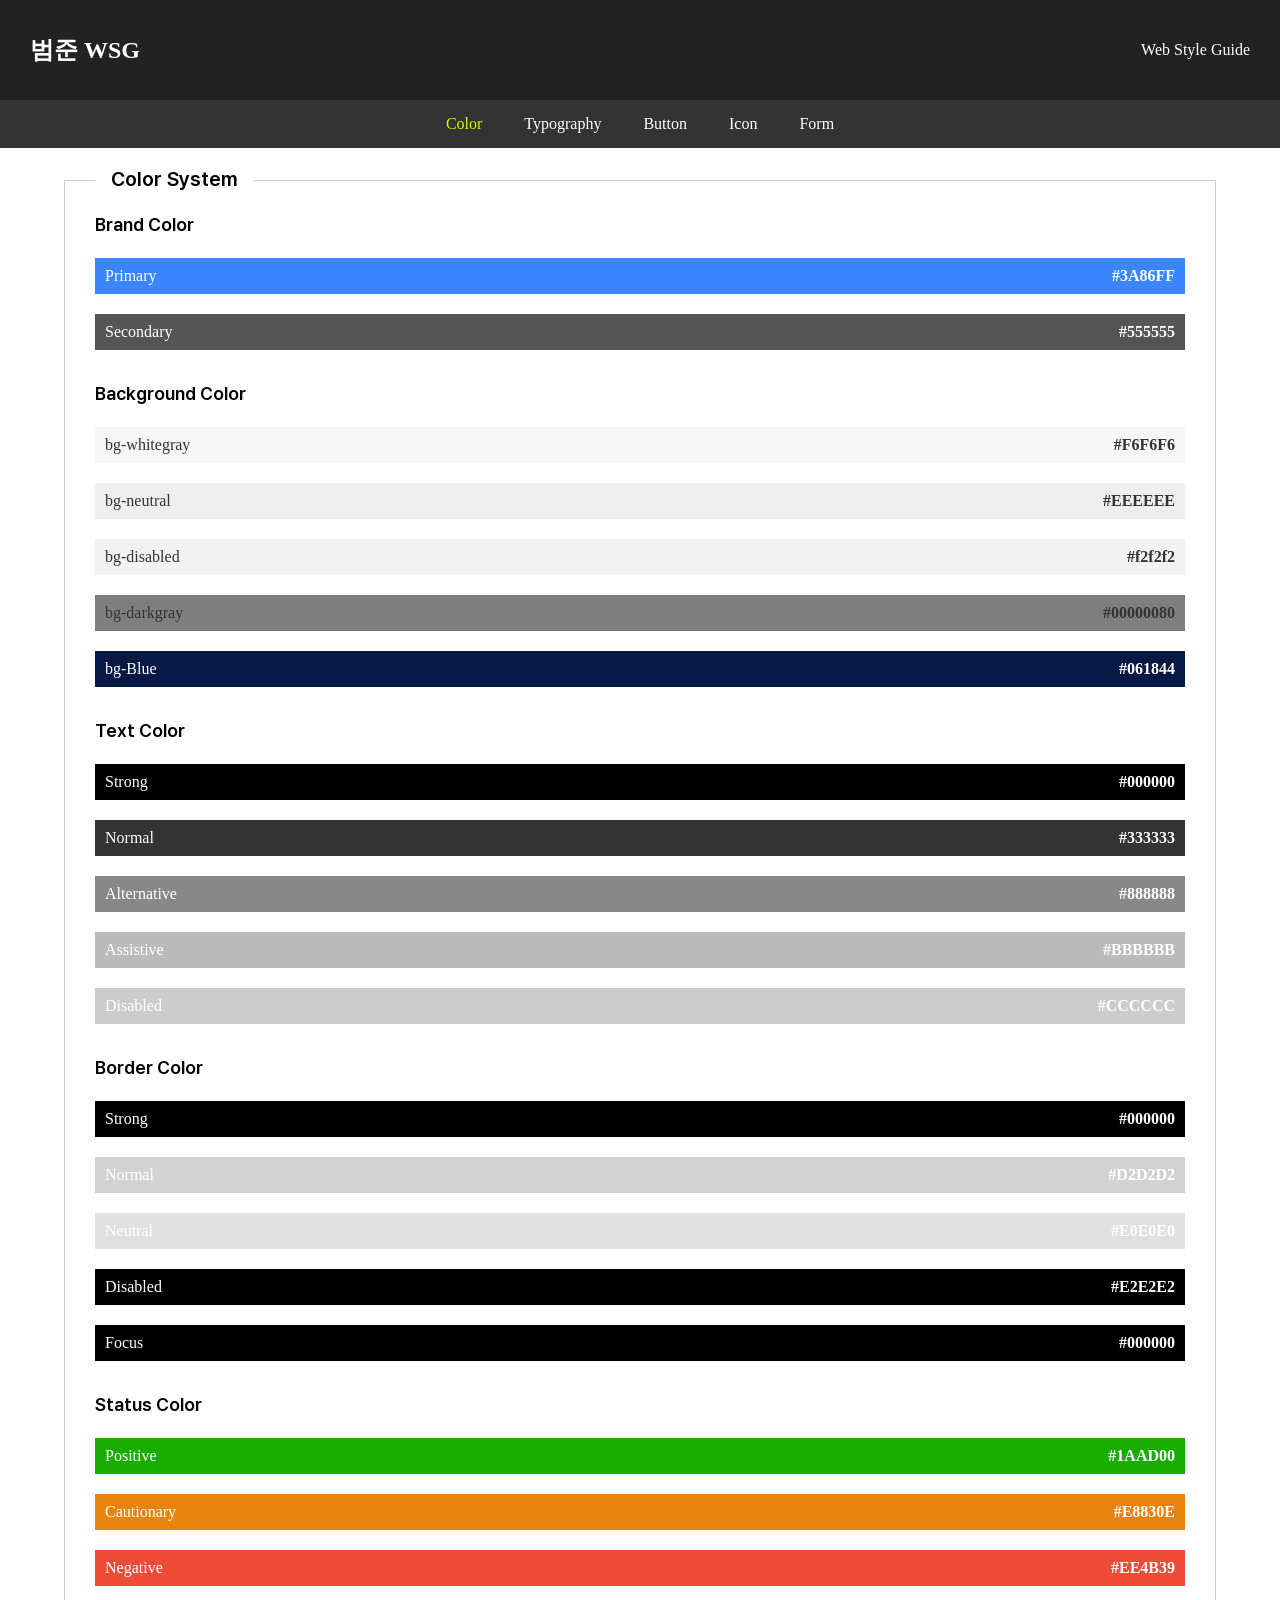
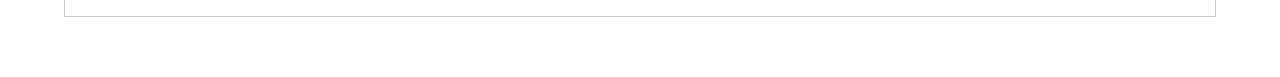
<file: index.html>
<!DOCTYPE html>
<html lang="en">
	<head>
		<meta charset="UTF-8" />
		<meta
			name="viewport"
			content="width=device-width, initial-scale=1.0"
		/>
		<title>Document</title>
	</head>
	<body>
		wsg
	</body>
	<script>
		window.location.href = './pages/color.html';
	</script>
</html>
</file>
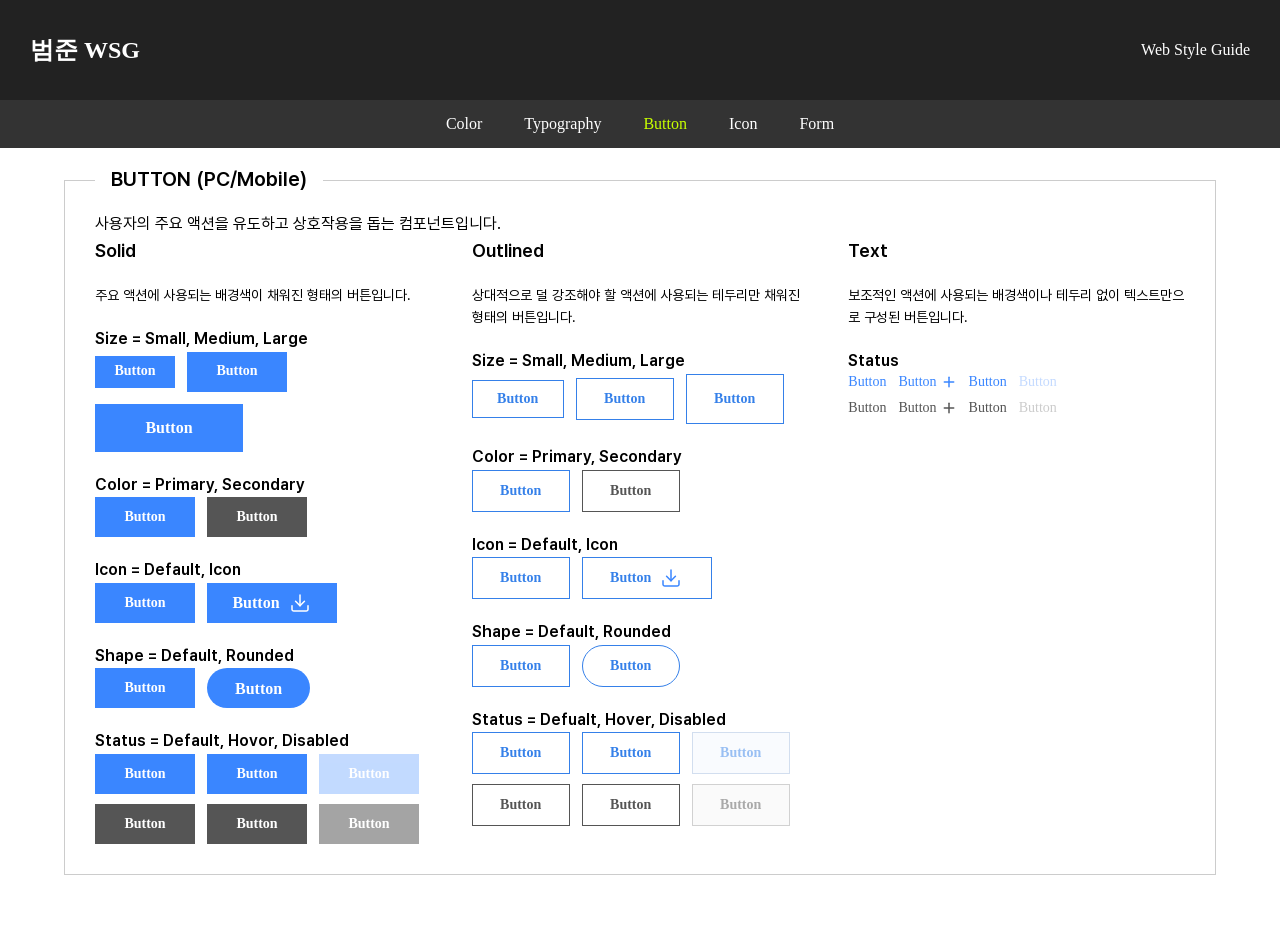
<file: pages/button.html>
<!DOCTYPE html>
<html lang="en">
	<head>
		<meta charset="UTF-8" />
		<meta
			name="viewport"
			content="width=device-width, initial-scale=1.0"
		/>
		<title>Button</title>
		<link
			rel="stylesheet"
			href="../assets/css/common.css"
		/>
		<link
			rel="stylesheet"
			href="../assets/css/wsg.css"
		/>
	</head>
	<body>
		<div class="wrap">
			<header class="wsg-header">
				<h1><a href="../index.html">범준 WSG</a></h1>
				<nav>
					<ul>
						<li class="on"><a href="../pages/wsg.html">Web Style Guide</a></li>
					</ul>
				</nav>
			</header>
			<ul class="guide-menu">
				<li>
					<a href="color.html">Color</a>
				</li>
				<li><a href="typography.html">Typography</a></li>
				<li>
					<a
						class="on"
						href="button.html"
						>Button</a
					>
				</li>
				<li><a href="icon.html">Icon</a></li>
				<li><a href="form.html">Form</a></li>
			</ul>

			<div class="guide-container">
				<section class="sample">
					<h3 class="h3Typo tit">BUTTON (PC/Mobile)</h3>
					<p class="b1RegularTypo">
						사용자의 주요 액션을 유도하고 상호작용을 돕는 컴포넌트입니다.
					</p>

					<!-- Button Types Row -->
					<div class="button-types-row">
						<!-- Solid Button -->
						<div class="sample-content">
							<h4 class="h4Typo">Solid</h4>
							<p class="b2RegularTypo">
								주요 액션에 사용되는 배경색이 채워진 형태의 버튼입니다.
							</p>

							<!-- Size -->
							<div class="sample-item">
								<h5 class="b1Typo">Size = Small, Medium, Large</h5>
								<div class="button-group">
									<button class="btn-primary">Button</button>
									<button class="btn-primary medium">Button</button>
									<button class="btn-primary large">Button</button>
								</div>
							</div>

							<!-- Color -->
							<div class="sample-item">
								<h5 class="b1Typo">Color = Primary, Secondary</h5>
								<div class="button-group">
									<button class="btn-primary medium">Button</button>
									<button class="btn-secondary medium">Button</button>
								</div>
							</div>

							<!-- Icon -->
							<div class="sample-item">
								<h5 class="b1Typo">Icon = Default, Icon</h5>
								<div class="button-group">
									<button class="btn-primary medium">Button</button>
									<button class="btn-primary medium btn-icon">
										Button
										<span class="ic_btn_download"></span>
									</button>
								</div>
							</div>

							<!-- Shape -->
							<div class="sample-item">
								<h5 class="b1Typo">Shape = Default, Rounded</h5>
								<div class="button-group">
									<button class="btn-primary medium">Button</button>
									<button class="btn-primary medium rounded">Button</button>
								</div>
							</div>

							<!-- Status -->
							<div class="sample-item">
								<h5 class="b1Typo">Status = Default, Hovor, Disabled</h5>
								<div class="button-group">
									<button class="btn-primary medium">Button</button>
									<button class="btn-primary medium">Button</button>
									<button
										class="btn-primary medium"
										disabled
									>
										Button
									</button>
								</div>
								<div class="button-group">
									<button class="btn-secondary medium">Button</button>
									<button class="btn-secondary medium">Button</button>
									<button
										class="btn-secondary medium"
										disabled
									>
										Button
									</button>
								</div>
							</div>
						</div>

						<!-- Outlined Button -->
						<div class="sample-content">
							<h4 class="h4Typo">Outlined</h4>
							<p class="b2RegularTypo">
								상대적으로 덜 강조해야 할 액션에 사용되는 테두리만 채워진 형태의
								버튼입니다.
							</p>

							<!-- Size -->
							<div class="sample-item">
								<h5 class="b1Typo">Size = Small, Medium, Large</h5>
								<div class="button-group">
									<button class="btn-outlined">Button</button>
									<button class="btn-outlined medium">Button</button>
									<button class="btn-outlined large">Button</button>
								</div>
							</div>

							<!-- Color -->
							<div class="sample-item">
								<h5 class="b1Typo">Color = Primary, Secondary</h5>
								<div class="button-group">
									<button class="btn-outlined medium">Button</button>
									<button class="btn-outlined secondary medium">Button</button>
								</div>
							</div>

							<!-- Icon -->
							<div class="sample-item">
								<h5 class="b1Typo">Icon = Default, Icon</h5>
								<div class="button-group">
									<button class="btn-outlined medium">Button</button>
									<button class="btn-outlined medium btn-icon">
										Button <span class="ic_btn_outlined_download"></span>
									</button>
								</div>
							</div>

							<!-- Shape -->
							<div class="sample-item">
								<h5 class="b1Typo">Shape = Default, Rounded</h5>
								<div class="button-group">
									<button class="btn-outlined medium">Button</button>
									<button class="btn-outlined medium rounded">Button</button>
								</div>
							</div>

							<!-- Status -->
							<div class="sample-item">
								<h5 class="b1Typo">Status = Defualt, Hover, Disabled</h5>
								<div class="button-group">
									<button class="btn-outlined medium">Button</button>
									<button class="btn-outlined medium">Button</button>
									<button
										class="btn-outlined medium"
										disabled
									>
										Button
									</button>
								</div>
								<div class="button-group">
									<button class="btn-outlined secondary medium">Button</button>
									<button class="btn-outlined secondary medium">Button</button>
									<button
										class="btn-outlined secondary medium"
										disabled
									>
										Button
									</button>
								</div>
							</div>
						</div>

						<!-- Text Button -->
						<div class="sample-content">
							<h4 class="h4Typo">Text</h4>
							<p class="b2RegularTypo">
								보조적인 액션에 사용되는 배경색이나 테두리 없이 텍스트만으로
								구성된 버튼입니다.
							</p>

							<!-- Status -->
							<div class="sample-item">
								<h5 class="b1Typo">Status</h5>
								<div class="button-group">
									<button class="btn-text">Button</button>
									<button class="btn-text">
										Button<span class="ic_btn_plus"></span>
									</button>
									<button class="btn-text">Button</button>
									<button
										class="btn-text"
										disabled
									>
										Button
									</button>
								</div>
								<div class="button-group">
									<button class="btn-text secondary">Button</button>
									<button class="btn-text secondary">
										Button<span class="ic_btn_plus2"></span>
									</button>
									<button class="btn-text secondary">Button</button>
									<button
										class="btn-text secondary"
										disabled
									>
										Button
									</button>
								</div>
							</div>
						</div>
					</div>
				</section>
			</div>
		</div>
	</body>
</html>
</file>
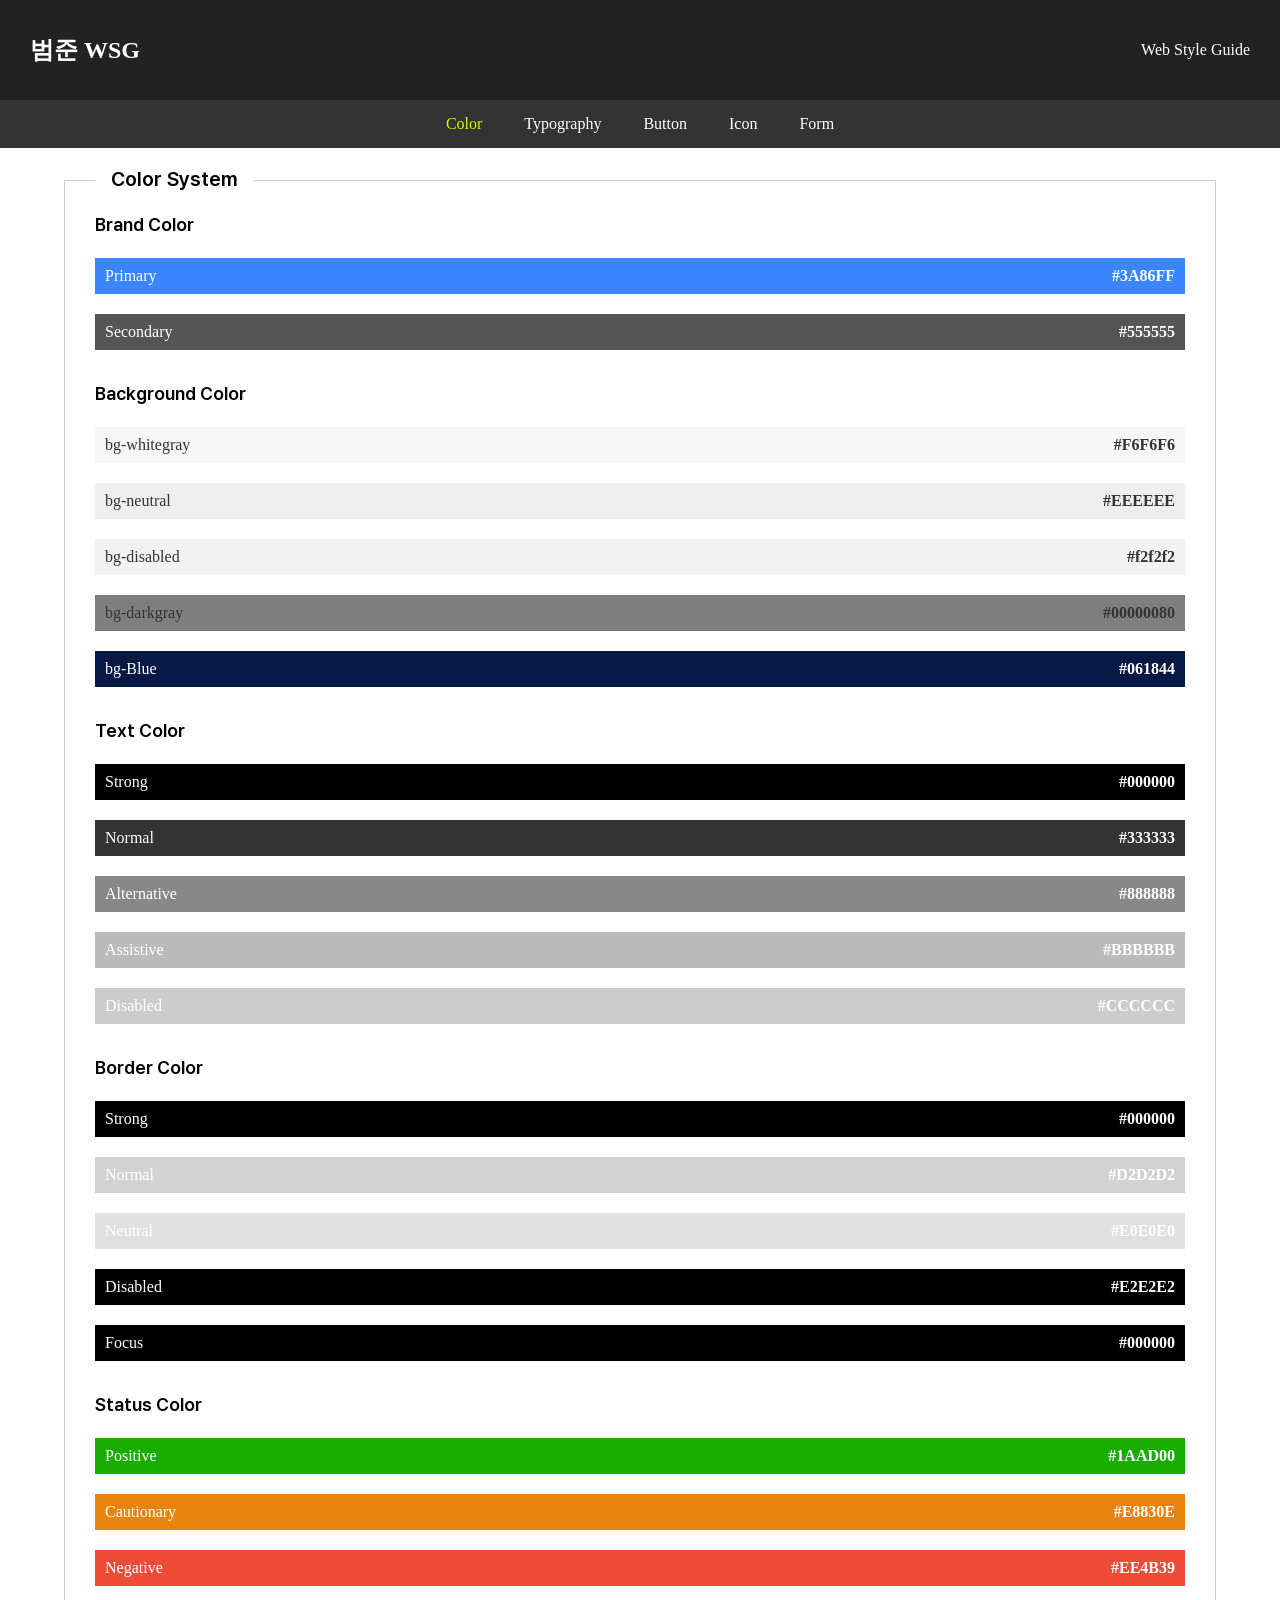
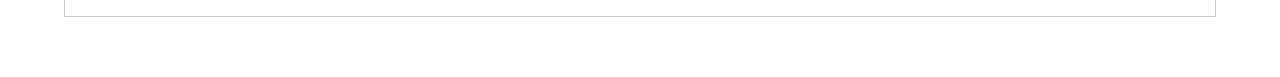
<file: pages/color.html>
<!DOCTYPE html>
<html lang="en">
	<head>
		<meta charset="UTF-8" />
		<meta
			name="viewport"
			content="width=device-width, initial-scale=1.0"
		/>
		<title>Color</title>
		<link
			rel="stylesheet"
			href="../assets/css/common.css"
		/>
		<link
			rel="stylesheet"
			href="../assets/css/wsg.css"
		/>
	</head>
	<body>
		<div class="wrap">
			<header class="wsg-header">
				<h1><a href="../index.html">범준 WSG</a></h1>
				<nav>
					<ul>
						<li class="on"><a href="../pages/wsg.html">Web Style Guide</a></li>
					</ul>
				</nav>
			</header>
			<ul class="guide-menu">
				<li>
					<a
						class="on"
						href="color.html"
						>Color</a
					>
				</li>
				<li><a href="typography.html">Typography</a></li>
				<li><a href="button.html">Button</a></li>
				<li><a href="icon.html">Icon</a></li>
				<li><a href="form.html">Form</a></li>
			</ul>

			<div class="guide-container">
				<section class="sample">
					<h3 class="h3Typo tit">Color System</h3>
					<!-- Brand Color -->
					<div class="sample-content">
						<h4 class="h4Typo">Brand Color</h4>
						<div class="sample-item">
							<div class="item primary">
								Primary <br /><strong>#3A86FF</strong>
							</div>
						</div>
						<div class="sample-item">
							<div class="item secondary">
								Secondary <br /><strong>#555555</strong>
							</div>
						</div>
					</div>
					<!-- Brand Color -->

					<!-- Background Color -->
					<div class="sample-content">
						<h4 class="h4Typo">Background Color</h4>
						<div class="sample-item">
							<div class="item bg-whitegray">
								bg-whitegray <br /><strong>#F6F6F6</strong>
							</div>
						</div>
						<div class="sample-item">
							<div class="item bg-neutral">
								bg-neutral <br /><strong>#EEEEEE</strong>
							</div>
						</div>
						<div class="sample-item">
							<div class="item bg-disabled">
								bg-disabled <br /><strong>#f2f2f2</strong>
							</div>
						</div>
						<div class="sample-item">
							<div class="item bg-darkgray">
								bg-darkgray <br /><strong>#00000080</strong>
							</div>
						</div>
						<div class="sample-item">
							<div class="item bg-Blue">
								bg-Blue <br /><strong>#061844</strong>
							</div>
						</div>
					</div>
					<!-- Background Color -->

					<!-- Text Color -->
					<div class="sample-content">
						<h4 class="h4Typo">Text Color</h4>
						<div class="sample-item">
							<div class="item strong">
								Strong <br /><strong>#000000</strong>
							</div>
						</div>
						<div class="sample-item">
							<div class="item normal">
								Normal <br /><strong>#333333</strong>
							</div>
						</div>
						<div class="sample-item">
							<div class="item alternative">
								Alternative <br /><strong>#888888</strong>
							</div>
						</div>
						<div class="sample-item">
							<div class="item assistive">
								Assistive <br /><strong>#BBBBBB</strong>
							</div>
						</div>
						<div class="sample-item">
							<div class="item disabled">
								Disabled <br /><strong>#CCCCCC</strong>
							</div>
						</div>
					</div>
					<!-- Text Color -->

					<!-- Border Color -->
					<div class="sample-content">
						<h4 class="h4Typo">Border Color</h4>
						<div class="sample-item">
							<div class="item border-strong">
								Strong <br /><strong>#000000</strong>
							</div>
						</div>
						<div class="sample-item">
							<div class="item border-normal">
								Normal <br /><strong>#D2D2D2</strong>
							</div>
						</div>
						<div class="sample-item">
							<div class="item border-neutral">
								Neutral <br /><strong>#E0E0E0</strong>
							</div>
						</div>
						<div class="sample-item">
							<div class="item border-disabled">
								Disabled <br /><strong>#E2E2E2</strong>
							</div>
						</div>
						<div class="sample-item">
							<div class="item border-focus">
								Focus <br /><strong>#000000</strong>
							</div>
						</div>
					</div>
					<!-- Border Color -->

					<!-- Status Color -->
					<div class="sample-content">
						<h4 class="h4Typo">Status Color</h4>
						<div class="sample-item">
							<div class="item positive">
								Positive <br /><strong>#1AAD00</strong>
							</div>
						</div>
						<div class="sample-item">
							<div class="item cautionary">
								Cautionary <br /><strong>#E8830E</strong>
							</div>
						</div>
						<div class="sample-item">
							<div class="item negative">
								Negative <br /><strong>#EE4B39</strong>
							</div>
						</div>
					</div>
					<!-- Status Color -->
				</section>
			</div>
		</div>
	</body>
</html>
</file>
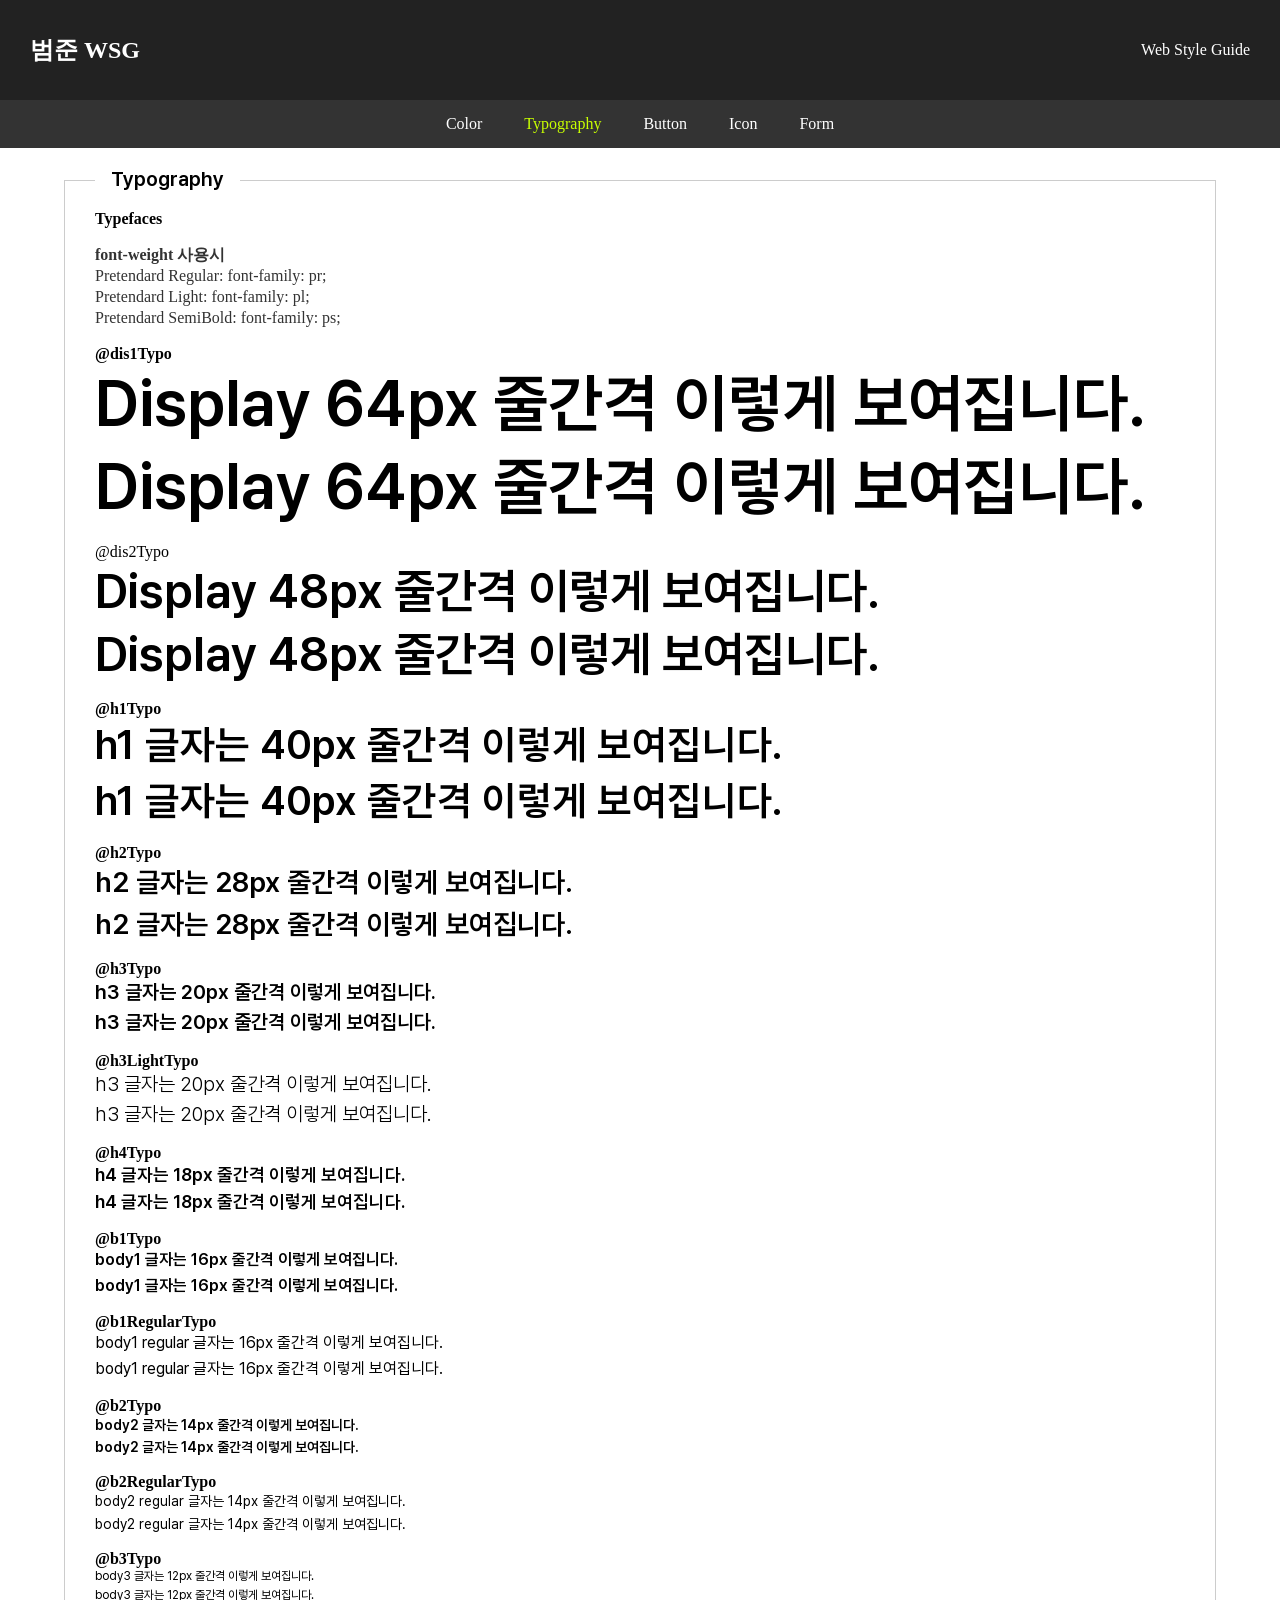
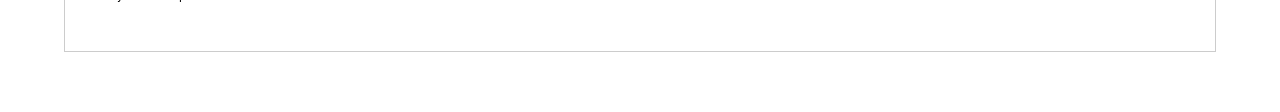
<file: pages/typography.html>
<!DOCTYPE html>
<html lang="en">
	<head>
		<meta charset="UTF-8" />
		<meta
			name="viewport"
			content="width=device-width, initial-scale=1.0"
		/>
		<title>Typography</title>
		<link
			rel="stylesheet"
			href="../assets/css/common.css"
		/>
		<link
			rel="stylesheet"
			href="../assets/css/wsg.css"
		/>
	</head>
	<body>
		<div class="wrap">
			<header class="wsg-header">
				<h1><a href="../index.html">범준 WSG</a></h1>
				<nav>
					<ul>
						<li class="on"><a href="../pages/wsg.html">Web Style Guide</a></li>
					</ul>
				</nav>
			</header>
			<ul class="guide-menu">
				<li><a href="color.html">Color</a></li>
				<li>
					<a
						class="on"
						href="typography.html"
						>Typography</a
					>
				</li>
				<li><a href="button.html">Button</a></li>
				<li><a href="icon.html">Icon</a></li>
				<li><a href="form.html">Form</a></li>
			</ul>
			<div class="guide-container">
				<section>
					<h3 class="h3Typo tit">Typography</h3>
					<div class="sample-content">
						<h4 class="typefaces">Typefaces</h4>
						<div class="sample-item typo">
							<div
								class="item"
								style="color: #333"
							>
								<h5>font-weight 사용시</h5>
								<p>Pretendard Regular: font-family: pr;</p>
								<p>Pretendard Light: font-family: pl;</p>
								<p>Pretendard SemiBold: font-family: ps;</p>
							</div>
						</div>
						<div>
							<p class="fontbold">@dis1Typo</p>
							<p class="dis1Typo">Display 64px 줄간격 이렇게 보여집니다.</p>
							<p class="dis1Typo">Display 64px 줄간격 이렇게 보여집니다.</p>
							<br />

							<p fontbold>@dis2Typo</p>
							<p class="dis2Typo">Display 48px 줄간격 이렇게 보여집니다.</p>
							<p class="dis2Typo">Display 48px 줄간격 이렇게 보여집니다.</p>
							<br />

							<p class="fontbold">@h1Typo</p>
							<p class="h1Typo">h1 글자는 40px 줄간격 이렇게 보여집니다.</p>
							<p class="h1Typo">h1 글자는 40px 줄간격 이렇게 보여집니다.</p>
							<br />

							<p class="fontbold">@h2Typo</p>
							<p class="h2Typo">h2 글자는 28px 줄간격 이렇게 보여집니다.</p>
							<p class="h2Typo">h2 글자는 28px 줄간격 이렇게 보여집니다.</p>
							<br />

							<p class="fontbold">@h3Typo</p>
							<p class="h3Typo">h3 글자는 20px 줄간격 이렇게 보여집니다.</p>
							<p class="h3Typo">h3 글자는 20px 줄간격 이렇게 보여집니다.</p>
							<br />

							<p class="fontbold">@h3LightTypo</p>
							<p class="h3LightTypo">
								h3 글자는 20px 줄간격 이렇게 보여집니다.
							</p>
							<p class="h3LightTypo">
								h3 글자는 20px 줄간격 이렇게 보여집니다.
							</p>
							<br />

							<p class="fontbold">@h4Typo</p>
							<p class="h4Typo">h4 글자는 18px 줄간격 이렇게 보여집니다.</p>
							<p class="h4Typo">h4 글자는 18px 줄간격 이렇게 보여집니다.</p>
							<br />

							<p class="fontbold">@b1Typo</p>
							<p class="b1Typo">body1 글자는 16px 줄간격 이렇게 보여집니다.</p>
							<p class="b1Typo">body1 글자는 16px 줄간격 이렇게 보여집니다.</p>
							<br />

							<p class="fontbold">@b1RegularTypo</p>
							<p class="b1RegularTypo">
								body1 regular 글자는 16px 줄간격 이렇게 보여집니다.
							</p>
							<p class="b1RegularTypo">
								body1 regular 글자는 16px 줄간격 이렇게 보여집니다.
							</p>
							<br />

							<p class="fontbold">@b2Typo</p>
							<p class="b2Typo">body2 글자는 14px 줄간격 이렇게 보여집니다.</p>
							<p class="b2Typo">body2 글자는 14px 줄간격 이렇게 보여집니다.</p>
							<br />

							<p class="fontbold">@b2RegularTypo</p>
							<p class="b2RegularTypo">
								body2 regular 글자는 14px 줄간격 이렇게 보여집니다.
							</p>
							<p class="b2RegularTypo">
								body2 regular 글자는 14px 줄간격 이렇게 보여집니다.
							</p>
							<br />

							<p class="fontbold">@b3Typo</p>
							<p class="b3Typo">body3 글자는 12px 줄간격 이렇게 보여집니다.</p>
							<p class="b3Typo">body3 글자는 12px 줄간격 이렇게 보여집니다.</p>
							<br />
						</div>
					</div>
				</section>
			</div>
		</div>
	</body>
</html>
</file>
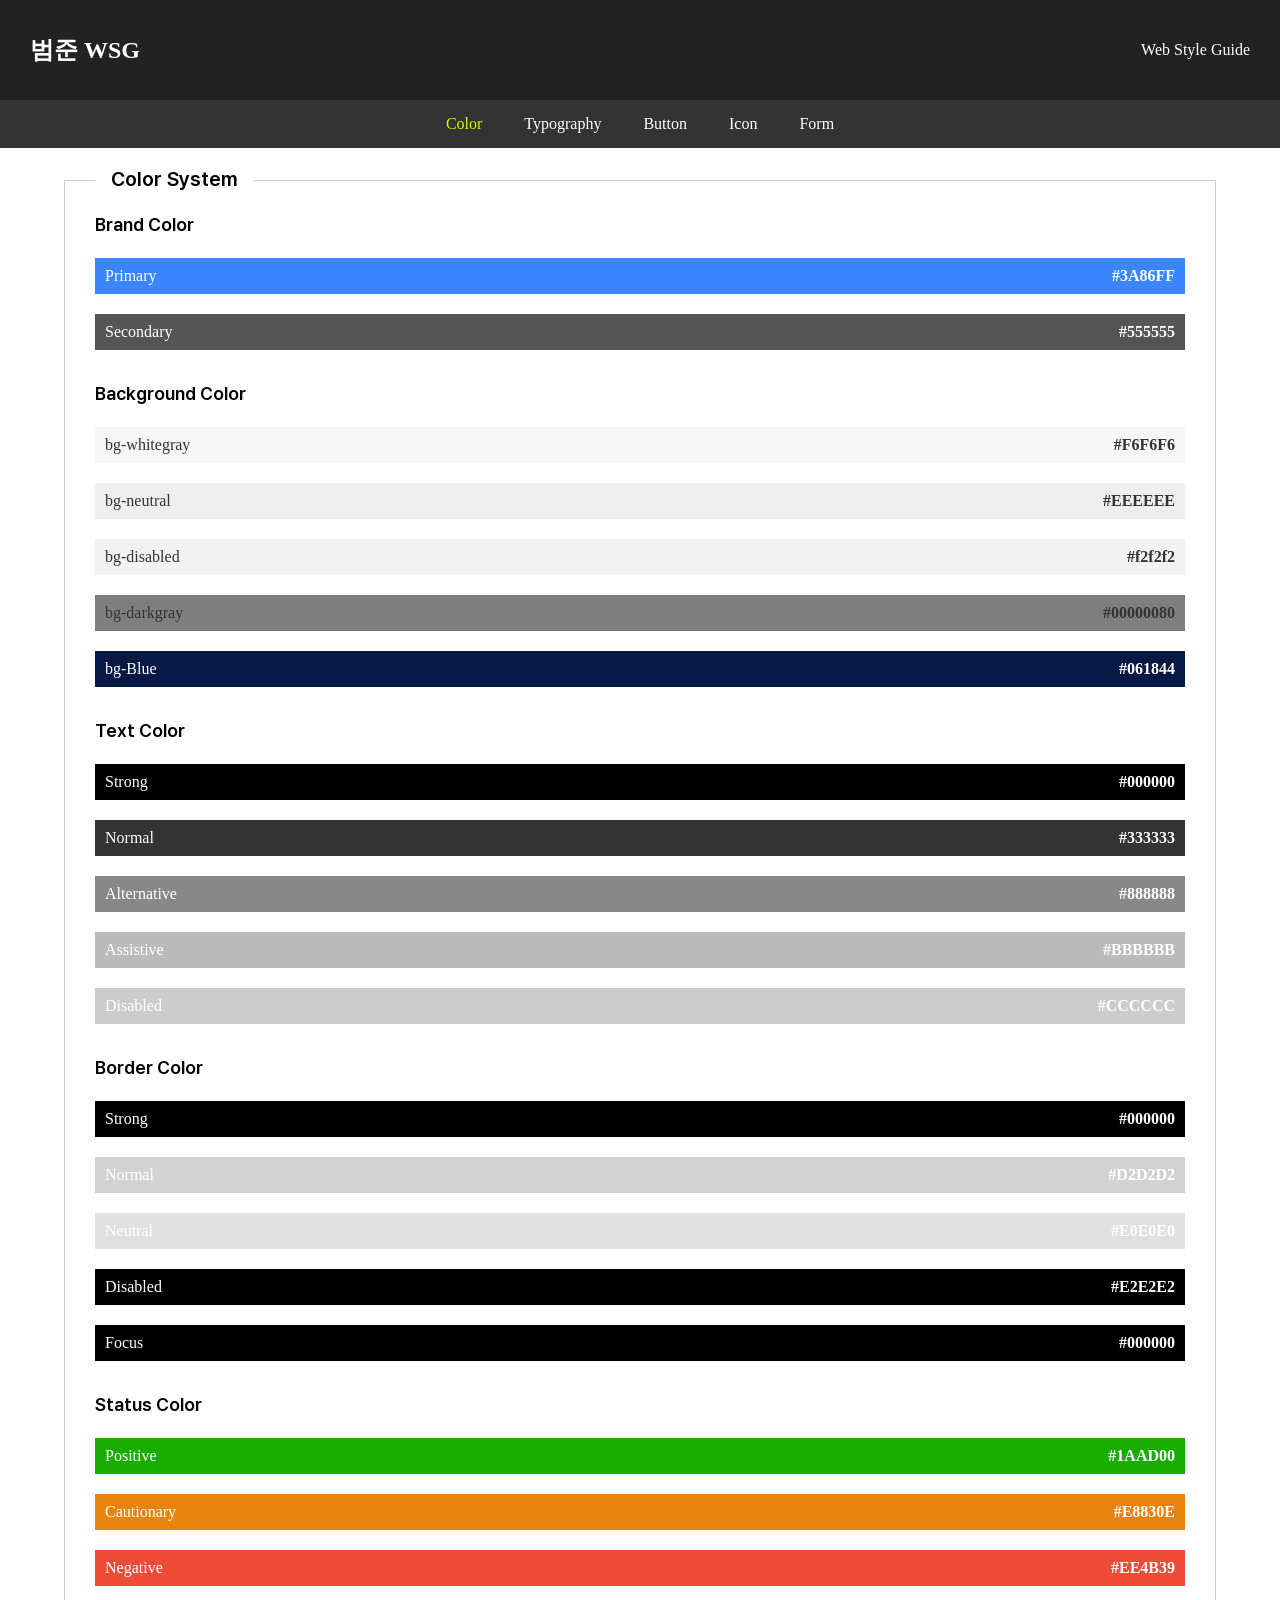
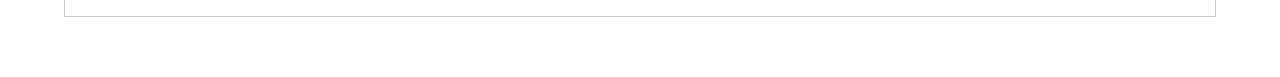
<file: pages/wsg.html>
<!DOCTYPE html>
<html lang="en">
	<head>
		<meta charset="UTF-8" />
		<meta
			name="viewport"
			content="width=device-width, initial-scale=1.0"
		/>
		<title>wsg</title>
		<link
			rel="stylesheet"
			href="../assets/css/wsg.css"
		/>
		<link
			rel="stylesheet"
			href="../assets/css/common.css"
		/>
	</head>
	<body></body>
	<script>
		window.location.href = 'color.html';
	</script>
</html>
</file>
<file: assets/css/common.css>
@charset "UTF-8";

@font-face {
	font-family: 'pl';
	font-weight: normal;
	font-display: block;
	src: local('Pretendard Light'),
		url('../../assets/fonts/Pretendard-Light.woff2') format('woff2');
}
@font-face {
	font-family: 'pr';
	font-weight: normal;
	font-display: block;
	src: local('Pretendard Regular'),
		url('../../assets/fonts/Pretendard-Regular.woff2') format('woff2');
}
@font-face {
	font-family: 'ps';
	font-weight: normal;
	font-display: block;
	src: local('Pretendard SemiBold'),
		url('../../assets/fonts/Pretendard-SemiBold.woff2') format('woff2');
}
.dis1Typo {
	font-size: 64px;
	font-family: 'ps';
	line-height: 1.3;
}
.dis2Typo {
	font-size: 48px;
	font-family: 'ps';
	line-height: 1.3;
}
.h1Typo {
	font-size: 40px;
	font-family: 'ps';
	line-height: 1.4;
}
.h2Typo {
	font-size: 28px;
	font-family: 'ps';
	line-height: 1.5;
}
.h3Typo {
	font-size: 20px;
	font-family: 'ps';
	line-height: 1.5;
}
.h3LightTypo {
	font-size: 20px;
	font-family: 'pl';
	line-height: 1.5;
}
.h4Typo {
	font-size: 18px;
	font-family: 'ps';
	line-height: 1.5;
}
.b1Typo {
	font-size: 16px;
	font-family: 'ps';
	line-height: 1.6;
}
.b1RegularTypo {
	font-size: 16px;
	font-family: 'pr';
	line-height: 1.6;
}
.b2Typo {
	font-size: 14px;
	font-family: 'ps';
	line-height: 1.6;
}
.b2RegularTypo {
	font-size: 14px;
	font-family: 'pr';
	line-height: 1.6;
}
.b3Typo {
	font-size: 12px;
	font-family: 'pr';
	line-height: 1.6;
}
html,
body,
div,
span,
object,
iframe,
h1,
h2,
h3,
h4,
h5,
h6,
p,
blockquote,
pre,
a,
abbr,
address,
cite,
code,
del,
dfn,
em,
img,
ins,
kbd,
q,
samp,
small,
strong,
sub,
sup,
var,
b,
u,
i,
dl,
dt,
dd,
ol,
ul,
li,
fieldset,
form,
label,
legend,
table,
caption,
tbody,
tfoot,
thead,
tr,
th,
td,
article,
aside,
canvas,
details,
figcaption,
figure,
footer,
header,
hgroup,
main,
menu,
nav,
section,
summary,
time,
mark,
audio,
video {
	margin: 0;
	padding: 0;
	border: 0;
	font-size: 100%;
	vertical-align: baseline;
	background: transparent;
}

/* HTML5 display-role reset for older browsers */
article,
aside,
details,
figcaption,
figure,
footer,
header,
hgroup,
main,
menu,
nav,
section {
	display: block;
}

/* HTML5 hidden-attribute fix for newer browsers */
*[hidden] {
	display: none;
}

/* Reset box-model */
html {
	box-sizing: border-box;
}

*,
*:before,
*:after {
	box-sizing: inherit;
}

body {
	line-height: 1;
}

ol ul,
li {
	list-style: none;
}

blockquote,
q {
	quotes: none;
}

a {
	text-decoration: none;
}

blockquote:before,
blockquote:after,
q:before,
q:after {
	content: '';
	content: none;
}

abbr[title],
dfn[title] {
	border-bottom: 1px dotted;
}

table {
	border-collapse: collapse;
	border-spacing: 0;
}

img,
video {
	max-width: 100%;
}

img {
	border-style: none;
}
button {
	cursor: pointer;
}
button:disabled {
	cursor: unset;
}

button,
input,
optgroup,
select,
textarea {
	margin: 0;
	padding: 0;
	border: 0;
	vertical-align: middle;
	color: inherit;
	font: inherit;
	background: transparent;
	text-align: inherit;
	text-transform: inherit;
}
button > .text {
	font-size: 16;
}
/* Icon */
.ic_download {
	display: inline-block;
	width: 24px;
	height: 24px;
	background: url('data:image/svg+xml,<svg xmlns="http://www.w3.org/2000/svg" width="24" height="24" viewBox="0 0 24 24" fill="none"><path d="M12 14.6667V4" stroke="%23555555" stroke-width="1.5" stroke-linecap="round" stroke-linejoin="round"/><path d="M20 14.667V18.2225C20 18.694 19.8127 19.1462 19.4793 19.4796C19.1459 19.813 18.6937 20.0003 18.2222 20.0003H5.77778C5.30628 20.0003 4.8541 19.813 4.5207 19.4796C4.1873 19.1462 4 18.694 4 18.2225V14.667" stroke="%23555555" stroke-width="1.5" stroke-linecap="round" stroke-linejoin="round"/><path d="M7.55566 10.2217L12.0001 14.6661L16.4446 10.2217" stroke="%23555555" stroke-width="1.5" stroke-linecap="round" stroke-linejoin="round"/></svg>')
		no-repeat center;
	vertical-align: middle;
}
.ic_btn_plus {
	display: inline-block;
	width: 16px;
	height: 16px;
	background: url('data:image/svg+xml,<svg xmlns="http://www.w3.org/2000/svg" width="16" height="16" viewBox="0 0 16 16" fill="none"><path d="M3.33301 8H12.6663" stroke="%233A86FF" stroke-width="1.5" stroke-linecap="round" stroke-linejoin="round"/><path d="M8 3.3335V12.6668" stroke="%233A86FF" stroke-width="1.5" stroke-linecap="round" stroke-linejoin="round"/></svg>')
		no-repeat center;
	vertical-align: middle;
}
.ic_btn_plus2 {
	width: 16px;
	height: 16px;
	background-image: url('../images/icon/ic_btn_plus2.svg');
	background-size: contain;
	background-repeat: no-repeat;
	background-position: center;
}

.ic_btn_download {
	width: 24px;
	height: 24px;
	background-image: url('../images/icon/ic_btn_download.svg');
	background-size: contain;
	background-repeat: no-repeat;
	background-position: center;
}

.ic_btn_outlined_download {
	width: 24px;
	height: 24px;
	background-image: url('../images/icon/ic_btn_outlined_download.svg');
	background-size: contain;
	background-repeat: no-repeat;
	background-position: center;
}
.ic_cart {
	display: inline-block;
	width: 24px;
	height: 24px;
	background-image: url('../images/icon/ic_cart.svg');
	background-size: contain;
	background-repeat: no-repeat;
	background-position: center;
}
.ic_calendar {
	display: inline-block;
	width: 24px;
	height: 24px;
	background-image: url('../images/icon/ic_calendar.svg');
	background-size: contain;
	background-repeat: no-repeat;
	background-position: center;
}
.ic_favorite {
	display: inline-block;
	width: 24px;
	height: 24px;
	background-image: url('../images/icon/ic_favorite.svg');
	background-size: contain;
	background-repeat: no-repeat;
	background-position: center;
}
.ic_my_profile {
	display: inline-block;
	width: 24px;
	height: 24px;
	background-image: url('../images/icon/ic_my_profile.svg');
	background-size: contain;
	background-repeat: no-repeat;
	background-position: center;
}
.ic_login {
	display: inline-block;
	width: 24px;
	height: 24px;
	background-image: url('../images/icon/ic_login.svg');
	background-size: contain;
	background-repeat: no-repeat;
	background-position: center;
}
.ic_search {
	display: inline-block;
	width: 24px;
	height: 24px;
	background-image: url('../images/icon/ic_search.svg');
	background-size: contain;
	background-repeat: no-repeat;
	background-position: center;
}
.ic_search_small {
	display: inline-block;
	width: 16px;
	height: 16px;
	background-image: url('../images/icon/ic_search_small.svg');
	background-size: contain;
	background-repeat: no-repeat;
	background-position: center;
}
.ic_notification {
	display: inline-block;
	width: 24px;
	height: 24px;
	background-image: url('../images/icon/ic_notification.svg');
	background-size: contain;
	background-repeat: no-repeat;
	background-position: center;
}
.ic_setting {
	display: inline-block;
	width: 24px;
	height: 24px;
	background-image: url('../images/icon/ic_setting.svg');
	background-size: contain;
	background-repeat: no-repeat;
	background-position: center;
}
.ic_menu {
	display: inline-block;
	width: 24px;
	height: 24px;
	background-image: url('../images/icon/ic_menu.svg');
	background-size: contain;
	background-repeat: no-repeat;
	background-position: center;
}
.ic_close_big {
	display: inline-block;
	width: 32px;
	height: 32px;
	background-image: url('../images/icon/ic_close_big.svg');
	background-size: contain;
	background-repeat: no-repeat;
	background-position: center;
}
.ic_close_normal {
	display: inline-block;
	width: 24px;
	height: 24px;
	background-image: url('../images/icon/ic_close_normal.svg');
	background-size: contain;
	background-repeat: no-repeat;
	background-position: center;
}
.ic_close_small {
	display: inline-block;
	width: 16px;
	height: 16px;
	background-image: url('../images/icon/ic_close_small.svg');
	background-size: contain;
	background-repeat: no-repeat;
	background-position: center;
}
.ic_close_xsmall {
	display: inline-block;
	width: 12px;
	height: 12px;
	background-image: url('../images/icon/ic_close_xsmall.svg');
	background-size: contain;
	background-repeat: no-repeat;
	background-position: center;
}
.ic_plus {
	display: inline-block;
	width: 24px;
	height: 24px;
	background-image: url('../images/icon/ic_plus.svg');
	background-size: contain;
	background-repeat: no-repeat;
	background-position: center;
}
.ic_plus_small {
	display: inline-block;
	width: 16px;
	height: 16px;
	background-image: url('../images/icon/ic_plus_small.svg');
	background-size: contain;
	background-repeat: no-repeat;
	background-position: center;
}
.ic_plus_xsmall {
	display: inline-block;
	width: 12px;
	height: 12px;
	background-image: url('../images/icon/ic_plus_xsmall.svg');
	background-size: contain;
	background-repeat: no-repeat;
	background-position: center;
}
.ic_minus {
	display: inline-block;
	width: 24px;
	height: 24px;
	background-image: url('../images/icon/ic_minus.svg');
	background-size: contain;
	background-repeat: no-repeat;
	background-position: center;
}
.ic_minus_small {
	display: inline-block;
	width: 16px;
	height: 16px;
	background-image: url('../images/icon/ic_minus_small.svg');
	background-size: contain;
	background-repeat: no-repeat;
	background-position: center;
}
.ic_edit {
	display: inline-block;
	width: 24px;
	height: 24px;
	background-image: url('../images/icon/ic_edit.svg');
	background-size: contain;
	background-repeat: no-repeat;
	background-position: center;
}
.ic_delete {
	display: inline-block;
	width: 24px;
	height: 24px;
	background-image: url('../images/icon/ic_delete.svg');
	background-size: contain;
	background-repeat: no-repeat;
	background-position: center;
}
.ic_save {
	display: inline-block;
	width: 24px;
	height: 24px;
	background-image: url('../images/icon/ic_save.svg');
	background-size: contain;
	background-repeat: no-repeat;
	background-position: center;
}
.ic_upload {
	display: inline-block;
	width: 24px;
	height: 24px;
	background-image: url('../images/icon/ic_upload.svg');
	background-size: contain;
	background-repeat: no-repeat;
	background-position: center;
}
.ic_share {
	display: inline-block;
	width: 24px;
	height: 24px;
	background-image: url('../images/icon/ic_share.svg');
	background-size: contain;
	background-repeat: no-repeat;
	background-position: center;
}
.ic_bookmark {
	display: inline-block;
	width: 24px;
	height: 24px;
	background-image: url('../images/icon/ic_bookmark.svg');
	background-size: contain;
	background-repeat: no-repeat;
	background-position: center;
}
.ic_copy {
	display: inline-block;
	width: 24px;
	height: 24px;
	background-image: url('../images/icon/ic_copy.svg');
	background-size: contain;
	background-repeat: no-repeat;
	background-position: center;
}
.ic_external_link {
	display: inline-block;
	width: 24px;
	height: 24px;
	background-image: url('../images/icon/ic_external_link.svg');
	background-size: contain;
	background-repeat: no-repeat;
	background-position: center;
}
.ic_refresh {
	display: inline-block;
	width: 24px;
	height: 24px;
	background-image: url('../images/icon/ic_refresh.svg');
	background-size: contain;
	background-repeat: no-repeat;
	background-position: center;
}
.ic_undo {
	display: inline-block;
	width: 24px;
	height: 24px;
	background-image: url('../images/icon/ic_undo.svg');
	background-size: contain;
	background-repeat: no-repeat;
	background-position: center;
}
.ic_message {
	display: inline-block;
	width: 24px;
	height: 24px;
	background-image: url('../images/icon/ic_message.svg');
	background-size: contain;
	background-repeat: no-repeat;
	background-position: center;
}
.ic_telephone {
	display: inline-block;
	width: 24px;
	height: 24px;
	background-image: url('../images/icon/ic_telephone.svg');
	background-size: contain;
	background-repeat: no-repeat;
	background-position: center;
}
.ic_email {
	display: inline-block;
	width: 24px;
	height: 24px;
	background-image: url('../images/icon/ic_email.svg');
	background-size: contain;
	background-repeat: no-repeat;
	background-position: center;
}
.ic_mic {
	display: inline-block;
	width: 24px;
	height: 24px;
	background-image: url('../images/icon/ic_mic.svg');
	background-size: contain;
	background-repeat: no-repeat;
	background-position: center;
}
.ic_mic_off {
	display: inline-block;
	width: 24px;
	height: 24px;
	background-image: url('../images/icon/ic_mic_off.svg');
	background-size: contain;
	background-repeat: no-repeat;
	background-position: center;
}
.ic_headphone {
	display: inline-block;
	width: 24px;
	height: 24px;
	background-image: url('../images/icon/ic_headphone.svg');
	background-size: contain;
	background-repeat: no-repeat;
	background-position: center;
}
.ic_speaker {
	display: inline-block;
	width: 24px;
	height: 24px;
	background-image: url('../images/icon/ic_speaker.svg');
	background-size: contain;
	background-repeat: no-repeat;
	background-position: center;
}
.ic_global {
	display: inline-block;
	width: 24px;
	height: 24px;
	background-image: url('../images/icon/ic_global.svg');
	background-size: contain;
	background-repeat: no-repeat;
	background-position: center;
}
.ic_location {
	display: inline-block;
	width: 24px;
	height: 24px;
	background-image: url('../images/icon/ic_location.svg');
	background-size: contain;
	background-repeat: no-repeat;
	background-position: center;
}
.ic_flag {
	display: inline-block;
	width: 24px;
	height: 24px;
	background-image: url('../images/icon/ic_flag.svg');
	background-size: contain;
	background-repeat: no-repeat;
	background-position: center;
}
.ic_prize {
	display: inline-block;
	width: 24px;
	height: 24px;
	background-image: url('../images/icon/ic_prize.svg');
	background-size: contain;
	background-repeat: no-repeat;
	background-position: center;
}
.ic_award {
	display: inline-block;
	width: 24px;
	height: 24px;
	background-image: url('../images/icon/ic_award.svg');
	background-size: contain;
	background-repeat: no-repeat;
	background-position: center;
}
.ic_gift {
	display: inline-block;
	width: 24px;
	height: 24px;
	background-image: url('../images/icon/ic_gift.svg');
	background-size: contain;
	background-repeat: no-repeat;
	background-position: center;
}
.ic_coffee {
	display: inline-block;
	width: 24px;
	height: 24px;
	background-image: url('../images/icon/ic_coffee.svg');
	background-size: contain;
	background-repeat: no-repeat;
	background-position: center;
}
.ic_tableware {
	display: inline-block;
	width: 24px;
	height: 24px;
	background-image: url('../images/icon/ic_tableware.svg');
	background-size: contain;
	background-repeat: no-repeat;
	background-position: center;
}
.ic_hospital {
	display: inline-block;
	width: 24px;
	height: 24px;
	background-image: url('../images/icon/ic_hospital.svg');
	background-size: contain;
	background-repeat: no-repeat;
	background-position: center;
}
.ic_book {
	display: inline-block;
	width: 24px;
	height: 24px;
	background-image: url('../images/icon/ic_book.svg');
	background-size: contain;
	background-repeat: no-repeat;
	background-position: center;
}
.ic_newspaper {
	display: inline-block;
	width: 24px;
	height: 24px;
	background-image: url('../images/icon/ic_newspaper.svg');
	background-size: contain;
	background-repeat: no-repeat;
	background-position: center;
}
.ic_tv {
	display: inline-block;
	width: 24px;
	height: 24px;
	background-image: url('../images/icon/ic_tv.svg');
	background-size: contain;
	background-repeat: no-repeat;
	background-position: center;
}
.ic_configuratio {
	display: inline-block;
	width: 24px;
	height: 24px;
	background-image: url('../images/icon/ic_configuratio.svg');
	background-size: contain;
	background-repeat: no-repeat;
	background-position: center;
}
.ic_line_chart {
	display: inline-block;
	width: 24px;
	height: 24px;
	background-image: url('../images/icon/ic_line_chart.svg');
	background-size: contain;
	background-repeat: no-repeat;
	background-position: center;
}
.ic_bar_chart {
	display: inline-block;
	width: 24px;
	height: 24px;
	background-image: url('../images/icon/ic_bar_chart.svg');
	background-size: contain;
	background-repeat: no-repeat;
	background-position: center;
}
.ic_pi_chart {
	display: inline-block;
	width: 24px;
	height: 24px;
	background-image: url('../images/icon/ic_pi_chart.svg');
	background-size: contain;
	background-repeat: no-repeat;
	background-position: center;
}
.ic_package {
	display: inline-block;
	width: 24px;
	height: 24px;
	background-image: url('../images/icon/ic_package.svg');
	background-size: contain;
	background-repeat: no-repeat;
	background-position: center;
}
.ic_biz_down {
	display: inline-block;
	width: 24px;
	height: 24px;
	background-image: url('../images/icon/ic_biz_down.svg');
	background-size: contain;
	background-repeat: no-repeat;
	background-position: center;
}
.ic_biz_up {
	display: inline-block;
	width: 24px;
	height: 24px;
	background-image: url('../images/icon/ic_biz_up.svg');
	background-size: contain;
	background-repeat: no-repeat;
	background-position: center;
}
.ic_creditcard {
	display: inline-block;
	width: 24px;
	height: 24px;
	background-image: url('../images/icon/ic_creditcard.svg');
	background-size: contain;
	background-repeat: no-repeat;
	background-position: center;
}
.ic_dollar {
	display: inline-block;
	width: 24px;
	height: 24px;
	background-image: url('../images/icon/ic_dollar.svg');
	background-size: contain;
	background-repeat: no-repeat;
	background-position: center;
}
.ic_euro {
	display: inline-block;
	width: 24px;
	height: 24px;
	background-image: url('../images/icon/ic_euro.svg');
	background-size: contain;
	background-repeat: no-repeat;
	background-position: center;
}
.ic_wallet {
	display: inline-block;
	width: 24px;
	height: 24px;
	background-image: url('../images/icon/ic_wallet.svg');
	background-size: contain;
	background-repeat: no-repeat;
	background-position: center;
}
.ic_bank {
	display: inline-block;
	width: 24px;
	height: 24px;
	background-image: url('../images/icon/ic_bank.svg');
	background-size: contain;
	background-repeat: no-repeat;
	background-position: center;
}
.ic_receipt {
	display: inline-block;
	width: 24px;
	height: 24px;
	background-image: url('../images/icon/ic_receipt.svg');
	background-size: contain;
	background-repeat: no-repeat;
	background-position: center;
}
.ic_delivery {
	display: inline-block;
	width: 24px;
	height: 24px;
	background-image: url('../images/icon/ic_delivery.svg');
	background-size: contain;
	background-repeat: no-repeat;
	background-position: center;
}
.ic_shopping_bag {
	display: inline-block;
	width: 24px;
	height: 24px;
	background-image: url('../images/icon/ic_shopping_bag.svg');
	background-size: contain;
	background-repeat: no-repeat;
	background-position: center;
}
.ic_shopping_basket {
	display: inline-block;
	width: 24px;
	height: 24px;
	background-image: url('../images/icon/ic_shopping_basket.svg');
	background-size: contain;
	background-repeat: no-repeat;
	background-position: center;
}
.ic_store {
	display: inline-block;
	width: 24px;
	height: 24px;
	background-image: url('../images/icon/ic_store.svg');
	background-size: contain;
	background-repeat: no-repeat;
	background-position: center;
}
.ic_tag {
	display: inline-block;
	width: 24px;
	height: 24px;
	background-image: url('../images/icon/ic_tag.svg');
	background-size: contain;
	background-repeat: no-repeat;
	background-position: center;
}
.ic_discount {
	display: inline-block;
	width: 24px;
	height: 24px;
	background-image: url('../images/icon/ic_discount.svg');
	background-size: contain;
	background-repeat: no-repeat;
	background-position: center;
}
.ic_target {
	display: inline-block;
	width: 24px;
	height: 24px;
	background-image: url('../images/icon/ic_target.svg');
	background-size: contain;
	background-repeat: no-repeat;
	background-position: center;
}
.ic_handshake {
	display: inline-block;
	width: 24px;
	height: 24px;
	background-image: url('../images/icon/ic_handshake.svg');
	background-size: contain;
	background-repeat: no-repeat;
	background-position: center;
}
.ic_building {
	display: inline-block;
	width: 24px;
	height: 24px;
	background-image: url('../images/icon/ic_building.svg');
	background-size: contain;
	background-repeat: no-repeat;
	background-position: center;
}
.ic_check {
	display: inline-block;
	width: 24px;
	height: 24px;
	background-image: url('../images/icon/ic_check.svg');
	background-size: contain;
	background-repeat: no-repeat;
	background-position: center;
}
.ic_error {
	display: inline-block;
	width: 24px;
	height: 24px;
	background-image: url('../images/icon/ic_error.svg');
	background-size: contain;
	background-repeat: no-repeat;
	background-position: center;
}
.ic_warning {
	display: inline-block;
	width: 24px;
	height: 24px;
	background-image: url('../images/icon/ic_warning.svg');
	background-size: contain;
	background-repeat: no-repeat;
	background-position: center;
}
.ic_information {
	display: inline-block;
	width: 24px;
	height: 24px;
	background-image: url('../images/icon/ic_information.svg');
	background-size: contain;
	background-repeat: no-repeat;
	background-position: center;
}
.ic_no_information {
	display: inline-block;
	width: 24px;
	height: 24px;
	background-image: url('../images/icon/ic_no_information.svg');
	background-size: contain;
	background-repeat: no-repeat;
	background-position: center;
}
.ic_no_information {
	display: inline-block;
	width: 24px;
	height: 24px;
	background-image: url('../images/icon/ic_no_information.svg');
	background-size: contain;
	background-repeat: no-repeat;
	background-position: center;
}
.ic_help {
	display: inline-block;
	width: 24px;
	height: 24px;
	background-image: url('../images/icon/ic_help.svg');
	background-size: contain;
	background-repeat: no-repeat;
	background-position: center;
}
.ic_lock {
	display: inline-block;
	width: 24px;
	height: 24px;
	background-image: url('../images/icon/ic_lock.svg');
	background-size: contain;
	background-repeat: no-repeat;
	background-position: center;
}
.ic_eye {
	display: inline-block;
	width: 24px;
	height: 24px;
	background-image: url('../images/icon/ic_eye.svg');
	background-size: contain;
	background-repeat: no-repeat;
	background-position: center;
}
.ic_password {
	display: inline-block;
	width: 24px;
	height: 24px;
	background-image: url('../images/icon/ic_password.svg');
	background-size: contain;
	background-repeat: no-repeat;
	background-position: center;
}
.ic_order_reception {
	display: inline-block;
	width: 24px;
	height: 24px;
	background-image: url('../images/icon/ic_order_reception.svg');
	background-size: contain;
	background-repeat: no-repeat;
	background-position: center;
}
.ic_order_confirmed {
	display: inline-block;
	width: 24px;
	height: 24px;
	background-image: url('../images/icon/ic_order_confirmed.svg');
	background-size: contain;
	background-repeat: no-repeat;
	background-position: center;
}
.ic_shipment_completed {
	display: inline-block;
	width: 24px;
	height: 24px;
	background-image: url('../images/icon/ic_shipment_completed.svg');
	background-size: contain;
	background-repeat: no-repeat;
	background-position: center;
}
.ic_in_transit {
	display: inline-block;
	width: 24px;
	height: 24px;
	background-image: url('../images/icon/ic_in_transit.svg');
	background-size: contain;
	background-repeat: no-repeat;
	background-position: center;
}
.ic_delivery_completed {
	display: inline-block;
	width: 24px;
	height: 24px;
	background-image: url('../images/icon/ic_delivery_completed.svg');
	background-size: contain;
	background-repeat: no-repeat;
	background-position: center;
}
.ic_arrow_left {
	display: inline-block;
	width: 24px;
	height: 24px;
	background-image: url('../images/icon/ic_arrow_left.svg');
	background-size: contain;
	background-repeat: no-repeat;
	background-position: center;
}
.ic_arrow_right {
	display: inline-block;
	width: 24px;
	height: 24px;
	background-image: url('../images/icon/ic_arrow_right.svg');
	background-size: contain;
	background-repeat: no-repeat;
	background-position: center;
}
.ic_arrow_up {
	display: inline-block;
	width: 24px;
	height: 24px;
	background-image: url('../images/icon/ic_arrow_up.svg');
	background-size: contain;
	background-repeat: no-repeat;
	background-position: center;
}
.ic_arrow_down {
	display: inline-block;
	width: 24px;
	height: 24px;
	background-image: url('../images/icon/ic_arrow_down.svg');
	background-size: contain;
	background-repeat: no-repeat;
	background-position: center;
}
.ic_arrow_up {
	display: inline-block;
	width: 24px;
	height: 24px;
	background-image: url('../images/icon/ic_arrow_up.svg');
	background-size: contain;
	background-repeat: no-repeat;
	background-position: center;
}
.ic_calculator {
	display: inline-block;
	width: 24px;
	height: 24px;
	background-image: url('../images/icon/ic_calculator.svg');
	background-size: contain;
	background-repeat: no-repeat;
	background-position: center;
}
.ic_time {
	display: inline-block;
	width: 24px;
	height: 24px;
	background-image: url('../images/icon/ic_time.svg');
	background-size: contain;
	background-repeat: no-repeat;
	background-position: center;
}
.ic_timer {
	display: inline-block;
	width: 24px;
	height: 24px;
	background-image: url('../images/icon/ic_timer.svg');
	background-size: contain;
	background-repeat: no-repeat;
	background-position: center;
}
.ic_alarm {
	display: inline-block;
	width: 24px;
	height: 24px;
	background-image: url('../images/icon/ic_alarm.svg');
	background-size: contain;
	background-repeat: no-repeat;
	background-position: center;
}
.ic_thermometer {
	display: inline-block;
	width: 24px;
	height: 24px;
	background-image: url('../images/icon/ic_thermometer.svg');
	background-size: contain;
	background-repeat: no-repeat;
	background-position: center;
}
.ic_umbrella {
	display: inline-block;
	width: 24px;
	height: 24px;
	background-image: url('../images/icon/ic_umbrella.svg');
	background-size: contain;
	background-repeat: no-repeat;
	background-position: center;
}
.ic_bulb {
	display: inline-block;
	width: 24px;
	height: 24px;
	background-image: url('../images/icon/ic_bulb.svg');
	background-size: contain;
	background-repeat: no-repeat;
	background-position: center;
}
.ic_brain {
	display: inline-block;
	width: 24px;
	height: 24px;
	background-image: url('../images/icon/ic_brain.svg');
	background-size: contain;
	background-repeat: no-repeat;
	background-position: center;
}
.ic_puzzle {
	display: inline-block;
	width: 24px;
	height: 24px;
	background-image: url('../images/icon/ic_puzzle.svg');
	background-size: contain;
	background-repeat: no-repeat;
	background-position: center;
}
.ic_sort {
	display: inline-block;
	width: 24px;
	height: 24px;
	background-image: url('../images/icon/ic_sort.svg');
	background-size: contain;
	background-repeat: no-repeat;
	background-position: center;
}
.ic_sunrise {
	display: inline-block;
	width: 24px;
	height: 24px;
	background-image: url('../images/icon/ic_sunrise.svg');
	background-size: contain;
	background-repeat: no-repeat;
	background-position: center;
}
.ic_sunset {
	display: inline-block;
	width: 24px;
	height: 24px;
	background-image: url('../images/icon/ic_sunset.svg');
	background-size: contain;
	background-repeat: no-repeat;
	background-position: center;
}
.ic_snow {
	display: inline-block;
	width: 24px;
	height: 24px;
	background-image: url('../images/icon/ic_snow.svg');
	background-size: contain;
	background-repeat: no-repeat;
	background-position: center;
}
.ic_rain {
	display: inline-block;
	width: 24px;
	height: 24px;
	background-image: url('../images/icon/ic_rain.svg');
	background-size: contain;
	background-repeat: no-repeat;
	background-position: center;
}
.ic_sunny {
	display: inline-block;
	width: 24px;
	height: 24px;
	background-image: url('../images/icon/ic_sunny.svg');
	background-size: contain;
	background-repeat: no-repeat;
	background-position: center;
}
.ic_sunny {
	display: inline-block;
	width: 24px;
	height: 24px;
	background-image: url('../images/icon/ic_sunny.svg');
	background-size: contain;
	background-repeat: no-repeat;
	background-position: center;
}
.ic_lightning {
	display: inline-block;
	width: 24px;
	height: 24px;
	background-image: url('../images/icon/ic_lightning.svg');
	background-size: contain;
	background-repeat: no-repeat;
	background-position: center;
}
.ic_umbrella {
	display: inline-block;
	width: 24px;
	height: 24px;
	background-image: url('../images/icon/ic_umbrella.svg');
	background-size: contain;
	background-repeat: no-repeat;
	background-position: center;
}
.ic_moon {
	display: inline-block;
	width: 24px;
	height: 24px;
	background-image: url('../images/icon/ic_moon.svg');
	background-size: contain;
	background-repeat: no-repeat;
	background-position: center;
}
.ic_cloud {
	display: inline-block;
	width: 24px;
	height: 24px;
	background-image: url('../images/icon/ic_cloud.svg');
	background-size: contain;
	background-repeat: no-repeat;
	background-position: center;
}
.ic_camera {
	display: inline-block;
	width: 24px;
	height: 24px;
	background-image: url('../images/icon/ic_camera.svg');
	background-size: contain;
	background-repeat: no-repeat;
	background-position: center;
}
.ic_image {
	display: inline-block;
	width: 24px;
	height: 24px;
	background-image: url('../images/icon/ic_image.svg');
	background-size: contain;
	background-repeat: no-repeat;
	background-position: center;
}
.ic_video {
	display: inline-block;
	width: 24px;
	height: 24px;
	background-image: url('../images/icon/ic_video.svg');
	background-size: contain;
	background-repeat: no-repeat;
	background-position: center;
}
.ic_music {
	display: inline-block;
	width: 24px;
	height: 24px;
	background-image: url('../images/icon/ic_music.svg');
	background-size: contain;
	background-repeat: no-repeat;
	background-position: center;
}
.ic_play {
	display: inline-block;
	width: 24px;
	height: 24px;
	background-image: url('../images/icon/ic_play.svg');
	background-size: contain;
	background-repeat: no-repeat;
	background-position: center;
}
.ic_pause {
	display: inline-block;
	width: 24px;
	height: 24px;
	background-image: url('../images/icon/ic_pause.svg');
	background-size: contain;
	background-repeat: no-repeat;
	background-position: center;
}
.ic_back {
	display: inline-block;
	width: 24px;
	height: 24px;
	background-image: url('../images/icon/ic_back.svg');
	background-size: contain;
	background-repeat: no-repeat;
	background-position: center;
}
.ic_after {
	display: inline-block;
	width: 24px;
	height: 24px;
	background-image: url('../images/icon/ic_after.svg');
	background-size: contain;
	background-repeat: no-repeat;
	background-position: center;
}
.ic_volume {
	display: inline-block;
	width: 24px;
	height: 24px;
	background-image: url('../images/icon/ic_volume.svg');
	background-size: contain;
	background-repeat: no-repeat;
	background-position: center;
}
.ic_mute {
	display: inline-block;
	width: 24px;
	height: 24px;
	background-image: url('../images/icon/ic_mute.svg');
	background-size: contain;
	background-repeat: no-repeat;
	background-position: center;
}
.ic_document {
	display: inline-block;
	width: 24px;
	height: 24px;
	background-image: url('../images/icon/ic_document.svg');
	background-size: contain;
	background-repeat: no-repeat;
	background-position: center;
}
.ic_folder {
	display: inline-block;
	width: 24px;
	height: 24px;
	background-image: url('../images/icon/ic_folder.svg');
	background-size: contain;
	background-repeat: no-repeat;
	background-position: center;
}
.ic_clipboard {
	display: inline-block;
	width: 24px;
	height: 24px;
	background-image: url('../images/icon/ic_clipboard.svg');
	background-size: contain;
	background-repeat: no-repeat;
	background-position: center;
}
.ic_presentation {
	display: inline-block;
	width: 24px;
	height: 24px;
	background-image: url('../images/icon/ic_presentation.svg');
	background-size: contain;
	background-repeat: no-repeat;
	background-position: center;
}
.ic_briefcase {
	display: inline-block;
	width: 24px;
	height: 24px;
	background-image: url('../images/icon/ic_briefcase.svg');
	background-size: contain;
	background-repeat: no-repeat;
	background-position: center;
}
.ic_printer {
	display: inline-block;
	width: 24px;
	height: 24px;
	background-image: url('../images/icon/ic_printer.svg');
	background-size: contain;
	background-repeat: no-repeat;
	background-position: center;
}
.ic_spreadsheet {
	display: inline-block;
	width: 24px;
	height: 24px;
	background-image: url('../images/icon/ic_spreadsheet.svg');
	background-size: contain;
	background-repeat: no-repeat;
	background-position: center;
}
.ic_monitor {
	display: inline-block;
	width: 24px;
	height: 24px;
	background-image: url('../images/icon/ic_monitor.svg');
	background-size: contain;
	background-repeat: no-repeat;
	background-position: center;
}
.ic_notebook {
	display: inline-block;
	width: 24px;
	height: 24px;
	background-image: url('../images/icon/ic_notebook.svg');
	background-size: contain;
	background-repeat: no-repeat;
	background-position: center;
}
.ic_tablet {
	display: inline-block;
	width: 24px;
	height: 24px;
	background-image: url('../images/icon/ic_tablet.svg');
	background-size: contain;
	background-repeat: no-repeat;
	background-position: center;
}
.ic_folder_add {
	display: inline-block;
	width: 24px;
	height: 24px;
	background-image: url('../images/icon/ic_folder_add.svg');
	background-size: contain;
	background-repeat: no-repeat;
	background-position: center;
}
.ic_file_add {
	display: inline-block;
	width: 24px;
	height: 24px;
	background-image: url('../images/icon/ic_file_add.svg');
	background-size: contain;
	background-repeat: no-repeat;
	background-position: center;
}
.ic_filecheck {
	display: inline-block;
	width: 24px;
	height: 24px;
	background-image: url('../images/icon/ic_filecheck.svg');
	background-size: contain;
	background-repeat: no-repeat;
	background-position: center;
}
.ic_schedule_check {
	display: inline-block;
	width: 24px;
	height: 24px;
	background-image: url('../images/icon/ic_schedule_check.svg');
	background-size: contain;
	background-repeat: no-repeat;
	background-position: center;
}
.ic_schedule_add {
	display: inline-block;
	width: 24px;
	height: 24px;
	background-image: url('../images/icon/ic_schedule_add.svg');
	background-size: contain;
	background-repeat: no-repeat;
	background-position: center;
}
.ic_pigbank {
	display: inline-block;
	width: 24px;
	height: 24px;
	background-image: url('../images/icon/ic_pigbank.svg');
	background-size: contain;
	background-repeat: no-repeat;
	background-position: center;
}
.ic_storage {
	display: inline-block;
	width: 24px;
	height: 24px;
	background-image: url('../images/icon/ic_storage.svg');
	background-size: contain;
	background-repeat: no-repeat;
	background-position: center;
}
.ic_activity {
	display: inline-block;
	width: 24px;
	height: 24px;
	background-image: url('../images/icon/ic_activity.svg');
	background-size: contain;
	background-repeat: no-repeat;
	background-position: center;
}
.ic_gauge {
	display: inline-block;
	width: 24px;
	height: 24px;
	background-image: url('../images/icon/ic_gauge.svg');
	background-size: contain;
	background-repeat: no-repeat;
	background-position: center;
}
.ic_percent {
	display: inline-block;
	width: 24px;
	height: 24px;
	background-image: url('../images/icon/ic_percent.svg');
	background-size: contain;
	background-repeat: no-repeat;
	background-position: center;
}
.ic_hash {
	display: inline-block;
	width: 24px;
	height: 24px;
	background-image: url('../images/icon/ic_hash.svg');
	background-size: contain;
	background-repeat: no-repeat;
	background-position: center;
}
.ic_security {
	display: inline-block;
	width: 24px;
	height: 24px;
	background-image: url('../images/icon/ic_security.svg');
	background-size: contain;
	background-repeat: no-repeat;
	background-position: center;
}
.ic_security_check {
	display: inline-block;
	width: 24px;
	height: 24px;
	background-image: url('../images/icon/ic_security_check.svg');
	background-size: contain;
	background-repeat: no-repeat;
	background-position: center;
}
.ic_file_chart {
	display: inline-block;
	width: 24px;
	height: 24px;
	background-image: url('../images/icon/ic_file_chart.svg');
	background-size: contain;
	background-repeat: no-repeat;
	background-position: center;
}
.ic_database {
	display: inline-block;
	width: 24px;
	height: 24px;
	background-image: url('../images/icon/ic_database.svg');
	background-size: contain;
	background-repeat: no-repeat;
	background-position: center;
}
.ic_server {
	display: inline-block;
	width: 24px;
	height: 24px;
	background-image: url('../images/icon/ic_server.svg');
	background-size: contain;
	background-repeat: no-repeat;
	background-position: center;
}
.ic_storage_device {
	display: inline-block;
	width: 24px;
	height: 24px;
	background-image: url('../images/icon/ic_storage_device.svg');
	background-size: contain;
	background-repeat: no-repeat;
	background-position: center;
}
.ic_cloud {
	display: inline-block;
	width: 24px;
	height: 24px;
	background-image: url('../images/icon/ic_cloud.svg');
	background-size: contain;
	background-repeat: no-repeat;
	background-position: center;
}
.ic_network {
	display: inline-block;
	width: 24px;
	height: 24px;
	background-image: url('../images/icon/ic_network.svg');
	background-size: contain;
	background-repeat: no-repeat;
	background-position: center;
}
.ic_medal {
	display: inline-block;
	width: 24px;
	height: 24px;
	background-image: url('../images/icon/ic_medal.svg');
	background-size: contain;
	background-repeat: no-repeat;
	background-position: center;
}
.ic_users {
	display: inline-block;
	width: 24px;
	height: 24px;
	background-image: url('../images/icon/ic_users.svg');
	background-size: contain;
	background-repeat: no-repeat;
	background-position: center;
}
.ic_user_add {
	display: inline-block;
	width: 24px;
	height: 24px;
	background-image: url('../images/icon/ic_user_add.svg');
	background-size: contain;
	background-repeat: no-repeat;
	background-position: center;
}
.ic_user_delete {
	display: inline-block;
	width: 24px;
	height: 24px;
	background-image: url('../images/icon/ic_user_delete.svg');
	background-size: contain;
	background-repeat: no-repeat;
	background-position: center;
}
.ic_user_check {
	display: inline-block;
	width: 24px;
	height: 24px;
	background-image: url('../images/icon/ic_user_check.svg');
	background-size: contain;
	background-repeat: no-repeat;
	background-position: center;
}
.ic_user_cancel {
	display: inline-block;
	width: 24px;
	height: 24px;
	background-image: url('../images/icon/ic_user_cancel.svg');
	background-size: contain;
	background-repeat: no-repeat;
	background-position: center;
}
.ic_megaphone {
	display: inline-block;
	width: 24px;
	height: 24px;
	background-image: url('../images/icon/ic_megaphone.svg');
	background-size: contain;
	background-repeat: no-repeat;
	background-position: center;
}
.ic_workflow {
	display: inline-block;
	width: 24px;
	height: 24px;
	background-image: url('../images/icon/ic_workflow.svg');
	background-size: contain;
	background-repeat: no-repeat;
	background-position: center;
}
.ic_git_branch {
	display: inline-block;
	width: 24px;
	height: 24px;
	background-image: url('../images/icon/ic_git_branch.svg');
	background-size: contain;
	background-repeat: no-repeat;
	background-position: center;
}
.ic_git_commit {
	display: inline-block;
	width: 24px;
	height: 24px;
	background-image: url('../images/icon/ic_git_commit.svg');
	background-size: contain;
	background-repeat: no-repeat;
	background-position: center;
}
.ic_git_merge {
	display: inline-block;
	width: 24px;
	height: 24px;
	background-image: url('../images/icon/ic_git_merge.svg');
	background-size: contain;
	background-repeat: no-repeat;
	background-position: center;
}
.ic_full_request {
	display: inline-block;
	width: 24px;
	height: 24px;
	background-image: url('../images/icon/ic_full_request.svg');
	background-size: contain;
	background-repeat: no-repeat;
	background-position: center;
}
.ic_layer {
	display: inline-block;
	width: 24px;
	height: 24px;
	background-image: url('../images/icon/ic_layer.svg');
	background-size: contain;
	background-repeat: no-repeat;
	background-position: center;
}
.ic_component {
	display: inline-block;
	width: 24px;
	height: 24px;
	background-image: url('../images/icon/ic_component.svg');
	background-size: contain;
	background-repeat: no-repeat;
	background-position: center;
}
.ic_box {
	display: inline-block;
	width: 24px;
	height: 24px;
	background-image: url('../images/icon/ic_box.svg');
	background-size: contain;
	background-repeat: no-repeat;
	background-position: center;
}
.ic_link {
	display: inline-block;
	width: 24px;
	height: 24px;
	background-image: url('../images/icon/ic_link.svg');
	background-size: contain;
	background-repeat: no-repeat;
	background-position: center;
}
.ic_unlink {
	display: inline-block;
	width: 24px;
	height: 24px;
	background-image: url('../images/icon/ic_unlink.svg');
	background-size: contain;
	background-repeat: no-repeat;
	background-position: center;
}
.ic_zoom_in {
	display: inline-block;
	width: 24px;
	height: 24px;
	background-image: url('../images/icon/ic_zoom_in.svg');
	background-size: contain;
	background-repeat: no-repeat;
	background-position: center;
}
.ic_zoom_out {
	display: inline-block;
	width: 24px;
	height: 24px;
	background-image: url('../images/icon/ic_zoom_out.svg');
	background-size: contain;
	background-repeat: no-repeat;
	background-position: center;
}

:where(.box-input, .combobox-wrap) .text-input {
	position: relative;
}
.combobox-wrap .slds-combobox {
	position: relative;
}
.box-input .text-input input {
	width: 100%;
	height: 40px;
	padding: 0 16px;
	color: #333333;
	background-color: #ffffff;
	border: 1px solid #d2d2d2;
	font-family: 'pr';
	font-size: 14px;
	line-height: 1.6;
}
.box-input .text-input input::placeholder,
.textarea-box textarea::placeholder,
.combobox-wrap .slds-combobox__input {
	font-size: 14px;
	font-family: 'pr';
	color: #bbbbbb;
}
.box-input input:focus:not([disabled]),
.box-input input:active:not([disabled]) {
	border-color: #000000 !important;
	outline: none;
}
.box-input input:disabled,
.textarea-box textarea:disabled {
	color: #cccccc;
	background-color: #f2f2f2;
	border: 1px solid #e2e2e2;
}
.box-input.error .text-input input,
.box-input.error .text-input input:focus,
.box-input.error .text-input input:active,
.combobox-wrap.error .slds-combobox__input {
	border-color: #ee4b39 !important;
}
:where(.box-input, .textarea-box, .combobox-wrap) .noti .message {
	display: block;
	font-family: 'pr';
	font-size: 12px;
	line-height: 1.6;
	margin-top: 4px;
}
:where(.box-input, .textarea-box, .combobox-wrap).error .noti .message {
	color: #ee4b39;
}
:where(.box-input, .textarea-box, .combobox-wrap).success .noti .message {
	color: #1aad00;
}
.box-input.error .text-input::after {
	content: '';
	position: absolute;
	top: 50%;
	right: 16px;
	transform: translateY(-50%);
	width: 24px;
	height: 24px;
	background-image: url(../images/icon/ic_input_error.svg);
	background-size: contain;
	background-repeat: no-repeat;
	background-position: center;
}
.box-input.success input,
.textarea-box.success textarea,
.combobox-wrap.success .slds-combobox__input,
.box-input.success input:focus {
	border: 1px solid #1aad00 !important;
}
.box-input.success .text-input::after {
	content: '';
	position: absolute;
	top: 50%;
	right: 16px;
	transform: translateY(-50%);
	width: 24px;
	height: 24px;
	background-image: url(../images/icon/ic_input_success.svg);
	background-size: contain;
	background-repeat: no-repeat;
	background-position: center;
}
.box-input input + .btn-box {
	display: flex;
	gap: 4px;
	position: absolute;
	top: 50%;
	right: 16px;
	transform: translateY(-50%);
}
.btn-box button {
	display: flex;
}
.textarea-box textarea {
	padding: 12px 16px;
	width: 100%;
	min-height: 84px;
	font-size: 14px;
	font-family: 'pr';
	border: 1px solid #d2d2d2;
	resize: none;
}
.textarea-box textarea:focus {
	border: 1px solid #000000;
	outline: none;
}
.textarea-box .limit-text {
	display: flex;
	justify-content: flex-end;
	align-items: center;
	margin-top: 4px;
	font-size: 12px;
	font-family: 'pr';
	color: #888888;
}
.textarea-box.error textarea {
	border: 1px solid #ee4b39;
}
.textarea-box.error .limit-text,
.textarea-box.success .limit-text {
	margin-top: 0;
	justify-content: space-between;
}
.combobox-wrap .slds-combobox__input {
	position: relative;
	width: 100%;
	height: 40px;
	padding: 9px 44px 9px 16px;
	border: 1px solid #d2d2d2;
	color: #333333;
	background-color: #ffffff;
	font-size: 14px;
	font-family: 'pr';
	line-height: 1.6;
}
.combobox-wrap .slds-combobox__input:focus {
	border-color: #000000;
}
.combobox-wrap .slds-combobox__input span {
	display: block;
	overflow: hidden;
	text-overflow: ellipsis;
	white-space: nowrap;
}
.combobox-wrap .slds-combobox .slds-input__icon_right {
	position: absolute;
	top: 8px;
	right: 12px;
	width: 24px;
	height: 24px;
	background: url(../images/icon/ic_combobox_arrow.svg) no-repeat center center /
		auto;
}
.combobox-wrap.readonly .slds-combobox__input,
.combobox-wrap.disabled .slds-combobox__input {
	pointer-events: none;
}
.combobox-wrap.disabled .slds-combobox__input {
	background-color: #f2f2f2;
	border-color: #e2e2e2;
	color: #cccccc;
}
.combobox-wrap.error .slds-combobox__input::after {
	content: '';
	position: absolute;
	top: 50%;
	transform: translateY(-50%);
	right: 44px;
	width: 24px;
	height: 24px;
	background: url(../images/icon/ic_combobox_warning.svg) no-repeat center
		center / auto;
}
.combobox-wrap.success .slds-combobox__input::after {
	content: '';
	position: absolute;
	top: 50%;
	transform: translateY(-50%);
	right: 44px;
	width: 24px;
	height: 24px;
	background: url(../images/icon/ic_combobox_success.svg) no-repeat center
		center / auto;
}
.combobox-wrap
	.slds-combobox.slds-dropdown-trigger.slds-is-open
	.slds-input__icon_right {
	position: absolute;
	top: 8px;
	right: 12px;
	width: 24px;
	height: 24px;
	background: url(../images/icon/ic_combobox_arrow.svg) no-repeat center center /
		auto;
	transform: rotate(180deg);
}
.combobox-wrap
	.slds-combobox.slds-dropdown-trigger.slds-is-open
	.slds-combobox__input {
	border-color: #000000;
}
.combobox-wrap .slds-dropdown {
	margin-top: 2px;
	border: 1px solid #000000;
}
.combobox-wrap .slds-media.slds-listbox__option {
	padding: 10px 16px;
}
.combobox-wrap .slds-listbox__item * {
	font-size: 14px;
	font-family: pr;
	line-height: 1.6;
	color: #333333;
}
.combobox-wrap .slds-media.slds-listbox__option:hover {
	background-color: #f6f6f6;
}
.checkbox-wrap label {
	position: relative;
	display: flex;
	align-items: center;
	gap: 8px;
}
.checkbox-wrap label input {
	position: absolute;
	opacity: 0;
}
.combobox-wrap .slds-combobox__input.type-checkbox {
	display: flex;
	padding: 6.5px 44px 6.5px 16px;
}
.combobox-wrap .slds-combobox__input.type-checkbox .check-list {
	display: flex;
	gap: 4px;
	height: 27px;
}
.combobox-wrap .slds-combobox__input.type-checkbox .check-list span {
	padding: 4px 4px 4px 12px;
	background-color: #eeeeee;
}
.combobox-wrap .slds-combobox__input.type-checkbox .check-list span::after {
	display: inline-block;
	content: '';
	background: url(../images/icon/ic_combobox_close.svg);
	width: 12px;
	height: 12px;
	margin-left: 4px;
	margin-left: 4px;
	vertical-align: middle;
}
.checkbox-wrap label input[type='checkbox'] + em {
	position: relative;
	font-size: 14px;
	font-family: 'pr';
	line-height: 1.6;
	display: inline-block;
	padding-left: 24px;
	background: url(../images/icon/ic-checkbox.svg) no-repeat 0 4px/ 16px 16px;
}
.checkbox-wrap label input[type='checkbox']:checked + em {
	position: relative;
	font-size: 14px;
	font-family: 'pr';
	line-height: 1.6;
	display: inline-block;
	padding-left: 24px;
	background: url(../images/icon/ic_checkbox_checked.svg) no-repeat 0 4px/ 16px 16px;
}
</file>
<file: assets/css/wsg.css>
.wrap {
	min-width: 1280px;
}
.wsg-header {
	position: fixed;
	top: 0;
	left: 0;
	padding: 15px 30px;
	color: #fff;
	background-color: #222;
	display: flex;
	justify-content: space-between;
	align-items: center;
	width: 100%;
	height: 100px;
	box-sizing: border-box;
	z-index: 100;
}
.wsg-header h1 a {
	font-size: 24px;
	color: #fff;
}
.wsg-header nav li {
	display: inline-block;
	padding-right: 16px;
}
.wsg-header nav li:last-child {
	padding-right: 0;
}
.wsg-header nav li.on a {
	color: #fff;
}
.wsg-header nav li a {
	color: #9e9e9e;
	font-size: 16px;
}
.guide-menu {
	position: fixed;
	top: 100px;
	padding: 16px 0;
	display: flex;
	flex-wrap: wrap;
	gap: 10px;
	background-color: #333;
	color: #ffffff;
	width: 100%;
	justify-content: center;
	align-items: center;
	z-index: 100;
}
.guide-menu a {
	padding: 0 16px;
	color: #fff;
}
.guide-menu a.on {
	color: #c8ff01;
}
.guide-container {
	position: relative;
	top: 180px;
	margin: 0 auto;
	width: 90vw;
	padding-bottom: 60px;
}
.guide-container section {
	padding: 30px;
	border: 1px solid #ccc;
}
.guide-container .h3Typo.tit {
	position: absolute;
	top: -16px;
	padding: 0 16px;
	display: inline-block;
	background: #fff;
}
.sample-content {
	display: flex;
	flex-direction: column;
	gap: 10px;
}
.sample-content .sample-item.typo .item {
	flex-direction: column;
	justify-content: unset;
	align-items: unset;
	gap: 5px;
	padding: 0;
}
.sample-content:not(:first-child) {
	margin-top: 30px;
}
.sample-content:first-of-type {
	margin-top: 0 !important;
}
.sample-item .item {
	display: flex;
	justify-content: space-between;
	align-items: center;
	padding: 10px;
	color: #fff;
}
.item.primary {
	background-color: #3a86ff;
}
.item.secondary {
	background-color: #555555;
}
.item.sub {
	background-color: #22c870;
}
.item.bg-whitegray {
	background-color: #f6f6f6;
	color: #333;
}
.item.bg-neutral {
	background-color: #eeeeee;
	color: #333;
}
.item.bg-disabled {
	background-color: #f2f2f2;
	color: #333;
}
.item.bg-darkgray {
	background-color: #00000080;
	color: #333;
}
.item.bg-Blue {
	background-color: #061844;
	color: #fff;
}
.item.strong,
.item.border-strong {
	background-color: #000000;
}
.item.normal {
	background-color: #333333;
}
.item.alternative {
	background-color: #888888;
}
.item.assistive {
	background-color: #bbbbbb;
}
.item.disabled {
	background-color: #cccccc;
}
.item.border-normal {
	background-color: #d2d2d2;
}
.item.border-neutral {
	background-color: #e0e0e0;
}
.item.border-disabled {
	background-color: #000000;
}
.item.border-focus {
	background-color: #000000;
}
.item.positive {
	background-color: #1aad00;
}
.item.cautionary {
	background-color: #e8830e;
}
.item.negative {
	background-color: #ee4b39;
}
.fontbold {
	font-weight: bold;
}

/* Button Components */
.button-group {
	display: flex;
	gap: 12px;
	flex-wrap: wrap;
	align-items: center;
}

.sample-content {
	display: flex;
	flex-direction: column;
	gap: 20px;
}

.sample-content:not(:first-child) {
	margin-top: 30px;
}

.sample-content:first-child {
	margin-top: 0;
}

/* Icon page specific styles */
.icon-page,
.form-page {
	display: grid;
	grid-template-columns: 1fr 1fr;
	gap: 30px;
}
.form-page {
	grid-template-columns: 1fr 1fr 1fr;
}
.form-page .sample-content:not(:first-child) {
	margin-top: 0;
}
.form-page .sample-content .sample-item {
	display: flex;
	flex-direction: column;
	gap: 30px;
}
.icon-page .sample-content {
	margin-top: 0;
}

.button-types-row {
	display: flex;
	gap: 40px;
	align-items: flex-start;
}

.button-types-row .sample-content {
	flex: 1;
	margin-top: 0;
}

/* Button Sizes */
.btn-primary {
	display: flex;
	justify-content: center;
	align-items: center;
	padding: 5px 18px;
	font-size: 14px;
	font-weight: 600;
	line-height: 1.6;
	min-width: 80px;
	height: 32px;
	gap: 8px;
	background-color: #3a86ff;
	color: #ffffff;
}
.btn-primary:hover:not([disabled]) {
	background-color: #2978e6;
}
.btn-secondary:hover:not([disabled]) {
	background-color: #000000;
}
.btn-primary:disabled {
	background-color: #3a86ff;
	opacity: 0.3;
}
.btn-secondary:disabled {
	background-color: #a4a4a4;
}
.btn-primary.medium,
.btn-secondary.medium {
	padding: 9px 28px;
	min-width: 100px;
	height: 40px;
}
.rounded {
	border-radius: 100px;
	font-size: 16px;
}

.btn-primary.large,
.btn-secondary.large {
	padding: 11px 45px;
	font-size: 16px;
	min-width: 148px;
	height: 48px;
}

/* Icon buttons font size */
.btn-icon {
	font-size: 16px;
	width: 130px !important;
}
.btn-secondary {
	display: flex;
	justify-content: center;
	align-items: center;
	padding: 5px 18px;
	font-size: 14px;
	font-weight: 600;
	line-height: 1.6;
	min-width: 80px;
	height: 32px;
	gap: 8px;
	background-color: #555555;
	color: #ffffff;
}
.button-group + .button-group {
	margin-top: 10px;
}
.btn-outlined {
	display: flex;
	justify-content: center;
	align-items: center;
	padding: 8px 24px;
	width: 92px;
	height: 38px;
	gap: 8px;
	color: #3580e9;
	background-color: #ffffff;
	border: 1px solid #3580e9;
	font-size: 14px;
	font-weight: 600;
}
.btn-outlined.medium {
	width: 98px;
	height: 42px;
}
.btn-outlined.large {
	width: 98px;
	height: 50px;
}
.btn-outlined.secondary {
	color: #555555;
	border: 1px solid #555555;
}
.btn-outlined.rounded {
	border-radius: 100px;
}
.btn-outlined:disabled {
	background-color: #3580e90d;
	border: 1px solid #a7bfe1;
	opacity: 0.5;
}
.btn-outlined:hover:not([disabled]) {
	background-color: #3580e90d;
	border: 1px solid #2a6dcb;
}
.btn-outlined.secondary:hover:not([disabled]) {
	border: 1px solid #555555;
	background-color: #5555550d;
}
.btn-outlined.secondary:disabled {
	border: 1px solid #a4a4a4;
	background-color: #5555550d;
}
.btn-text {
	display: inline-flex;
	align-items: center;
	gap: 4px;
	background: none;
	border: none;
	padding: 0;
	font-size: 14px;
	color: #3a86ff;
	cursor: pointer;
	text-decoration: none;
}

.btn-text:hover:not([disabled]) {
	text-decoration: underline;
	text-underline-offset: 2px;
}

.btn-text:disabled {
	color: #3a86ff4d;
}

.btn-text.secondary {
	color: #555555;
}

.btn-text.secondary:hover:not([disabled]) {
	text-decoration: underline;
	text-underline-offset: 2px;
}

.btn-text.secondary:disabled {
	color: #5555554d;
}
.icons {
	display: flex;
	flex-direction: column;
	justify-content: center;
	align-items: center;
	gap: 5px;
}

.ic_btn_plus,
.ic_btn_plus2,
.ic_btn_download,
.ic_btn_outlined_download {
	display: inline-flex;
	align-items: center;
	justify-content: center;
	flex-shrink: 0;
	vertical-align: middle;
}

.ic_btn_plus {
	width: 16px;
	height: 16px;
	background-image: url('../images/icon/ic_btn_plus.svg');
	background-size: contain;
	background-repeat: no-repeat;
	background-position: center;
}

@media (max-width: 768px) {
	.wrap {
		min-width: unset;
	}
	.button-types-row {
		flex-direction: column;
	}
	.form-page {
		grid-template-columns: 1fr;
	}
	.wsg-header,
	.guide-menu {
		width: 100vw;
	}
	.guide-container {
		margin-top: 20px;
	}
}
</file>
